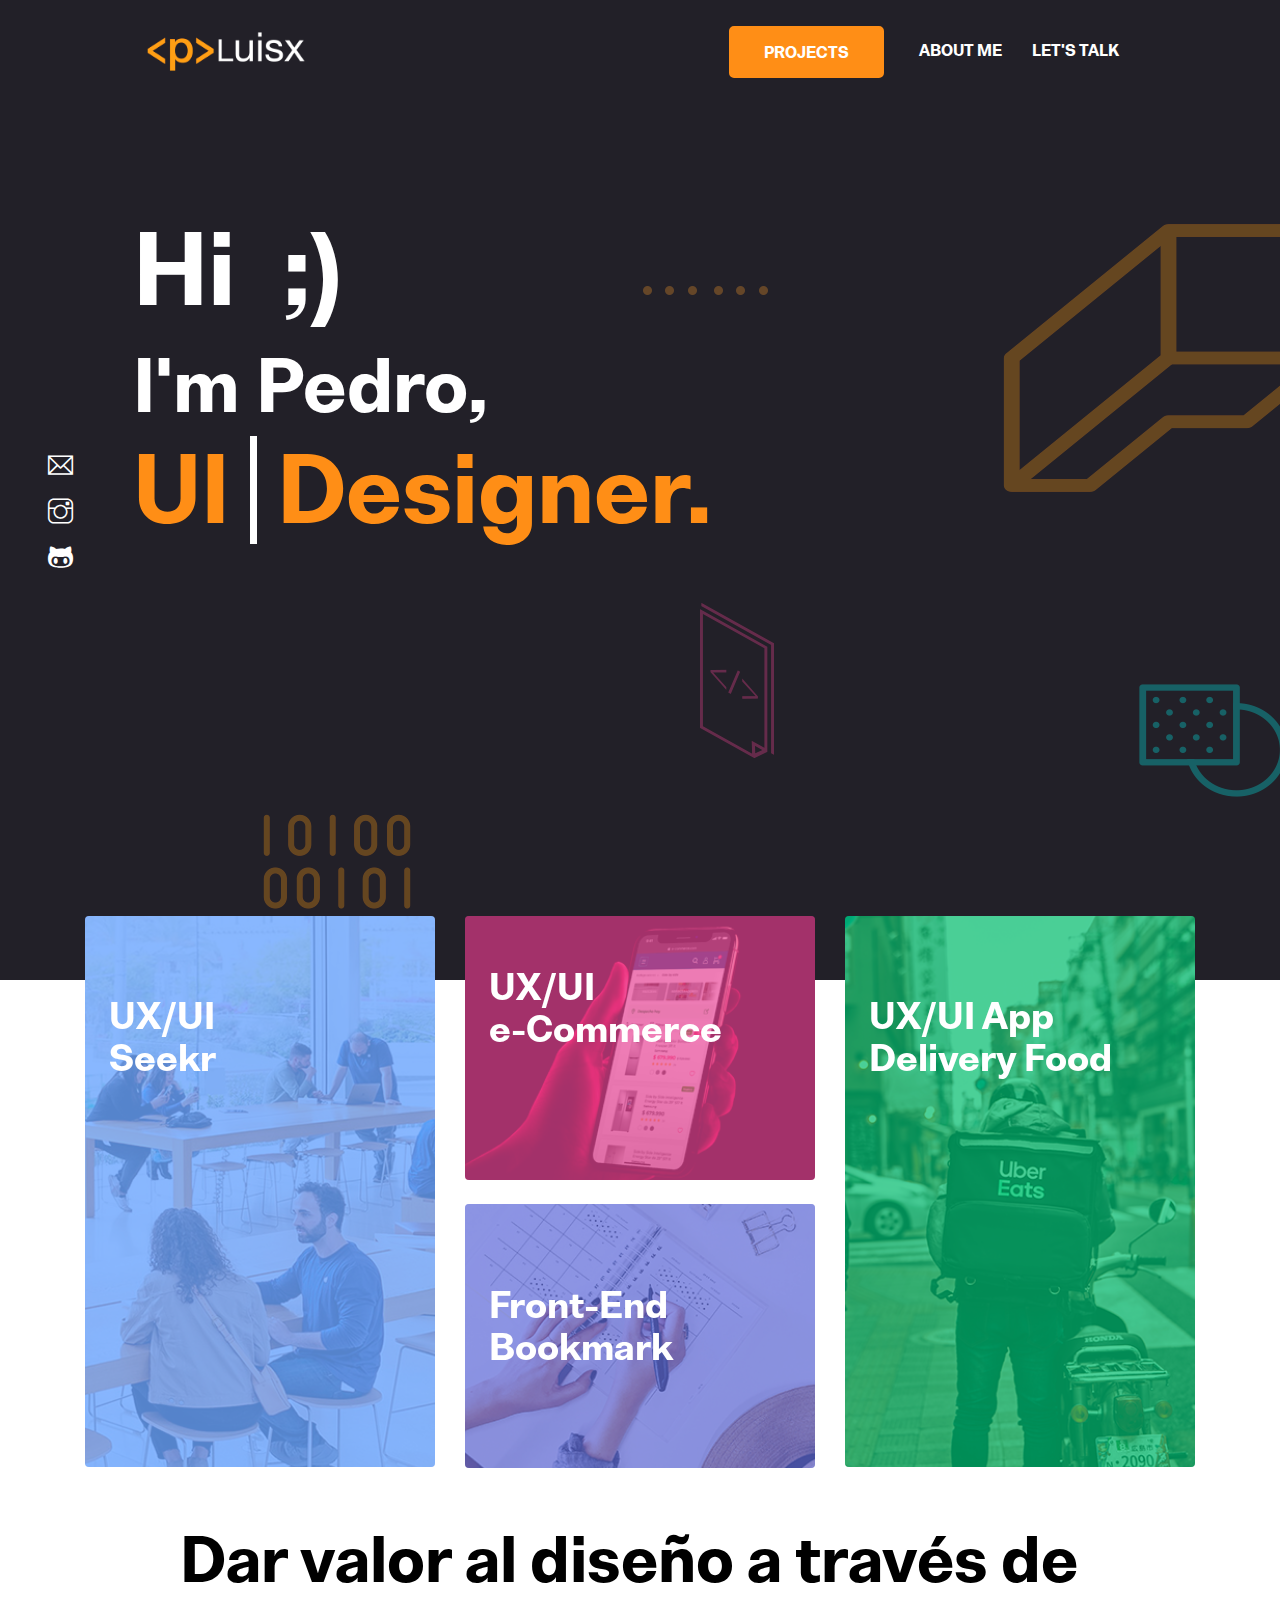
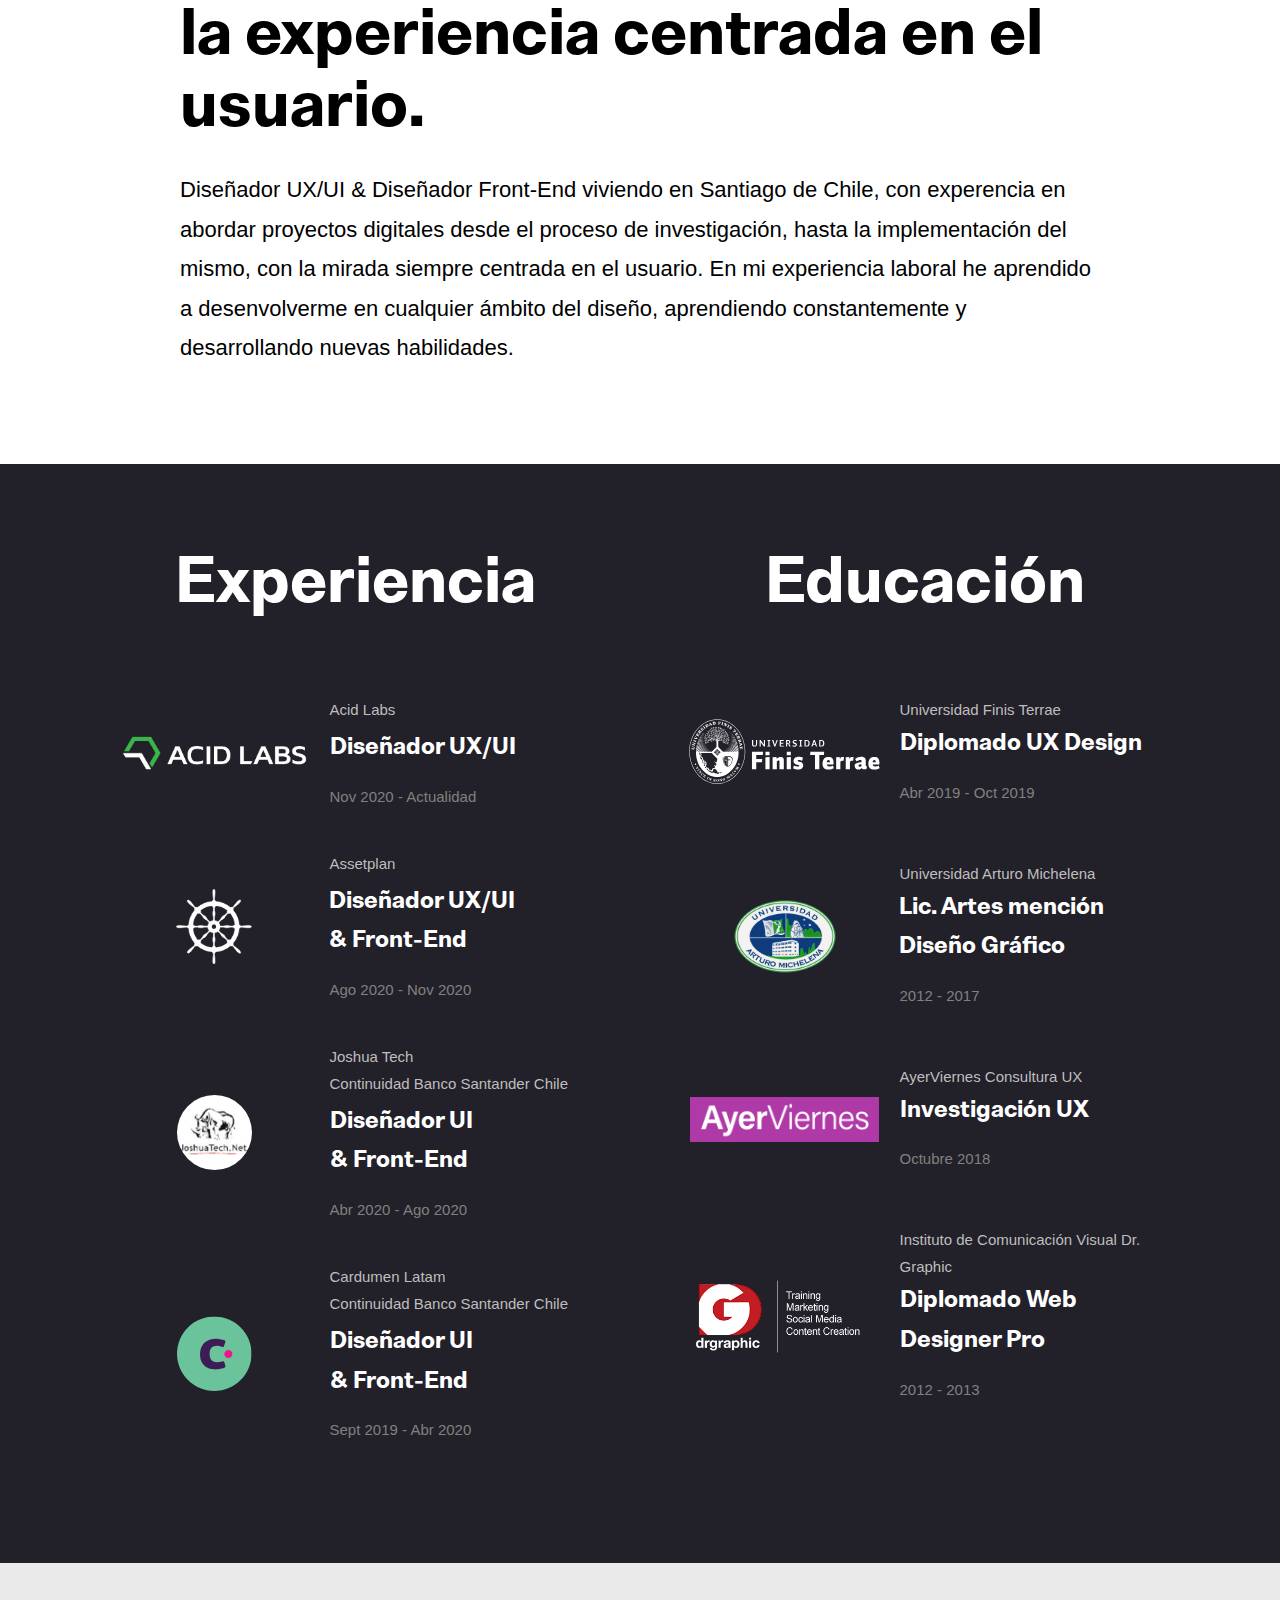
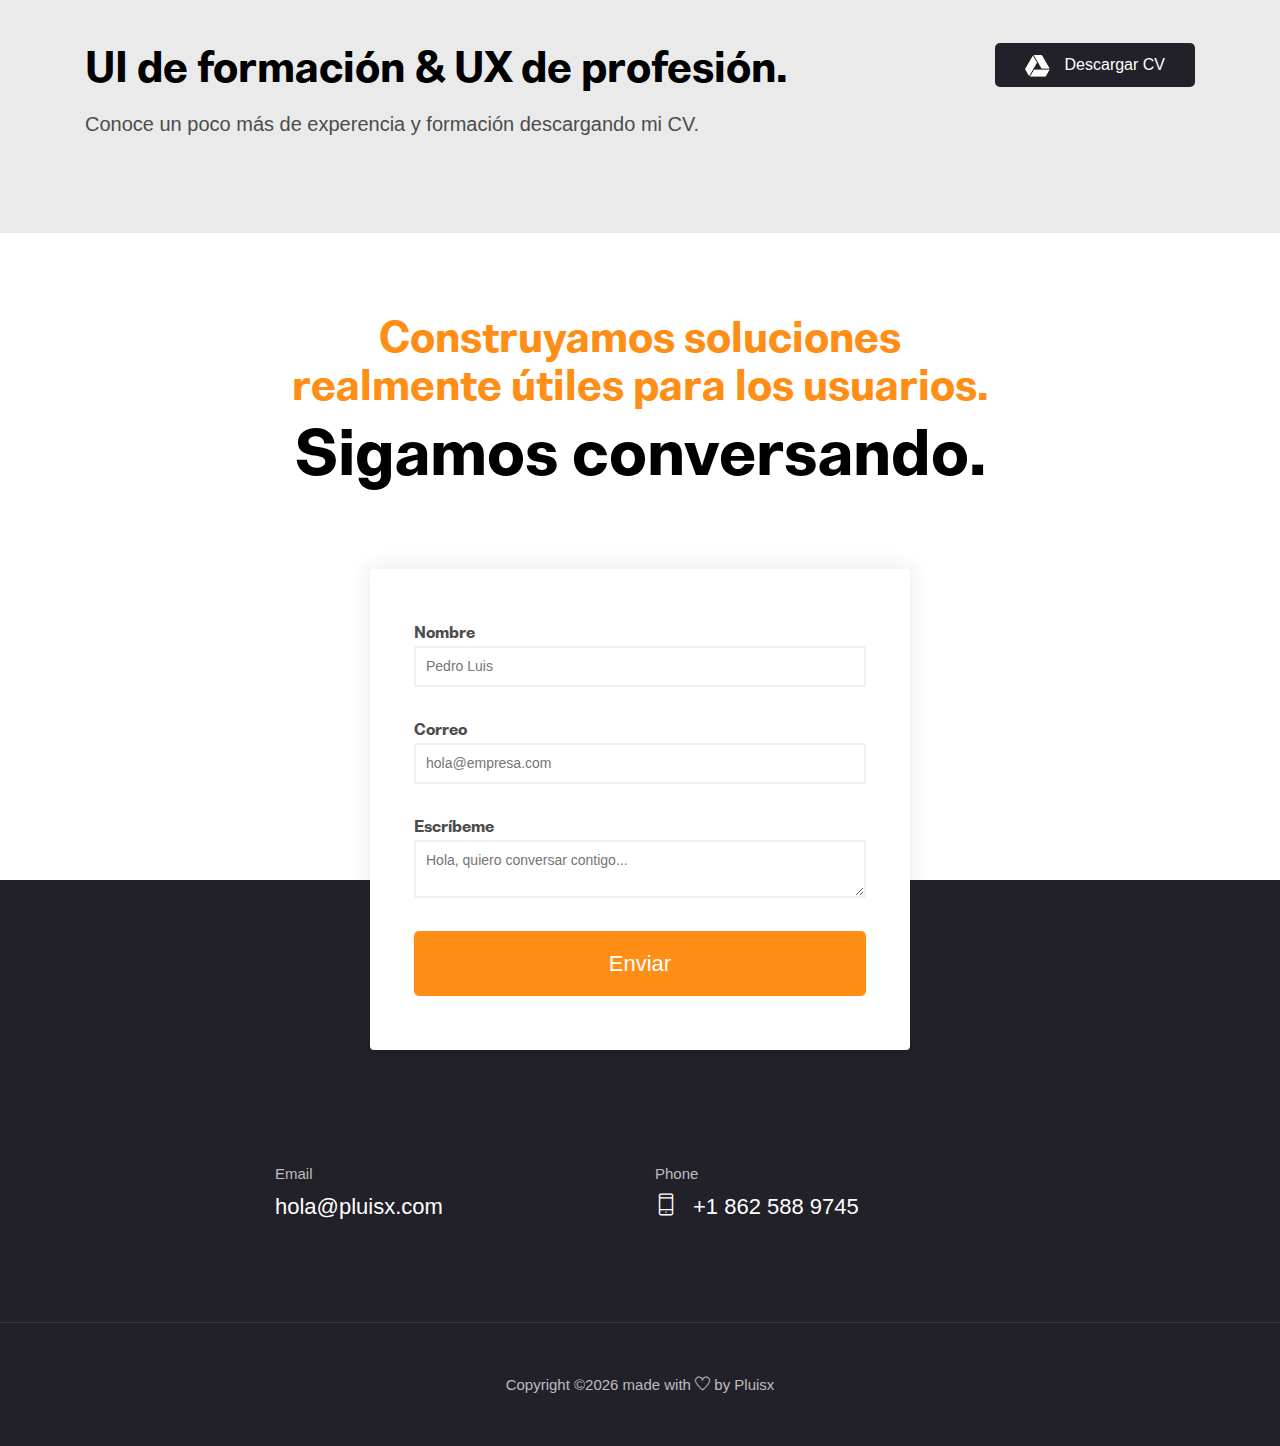
<file: index.html>
<!DOCTYPE html>
<html lang="en">

<head>
  
  <meta charset="UTF-8">

  <title>Pedro Requena - UI/UX Designer</title>

  <!-- Global site tag (gtag.js) - Google Analytics -->
	<script async src="https://www.googletagmanager.com/gtag/js?id=UA-168928173-1"></script>
	<script>
	  window.dataLayer = window.dataLayer || [];
	  function gtag(){dataLayer.push(arguments);}
	  gtag('js', new Date());

	  gtag('config', 'UA-168928173-1');
	</script>

  <!-- mobile responsive meta -->
  <meta name="viewport" content="width=device-width, initial-scale=1">
  <meta name="viewport" content="width=device-width, initial-scale=1, maximum-scale=1">
  
  <!-- Bootstrap -->
  <link rel="stylesheet" href="./plugins/bootstrap/bootstrap.min.css">
  <!-- slick slider -->
  <link rel="stylesheet" href="./plugins/slick/slick.css">
  <!-- themefy-icon -->
  <link rel="stylesheet" href="./plugins/themify-icons/themify-icons.css">

  <!-- Main Stylesheet -->
  <link href="./css/style.css" rel="stylesheet">
  
  <!--Favicon-->
  <link rel="shortcut icon" href="./images/favicon.ico" type="image/x-icon">
  <link rel="icon" href="./images/favicon.ico" type="image/x-icon">

</head>

<body>
  

<header class="nav-down">
  <nav class="navbar navbar-expand-lg navbar-dark">
    <a class="navbar-brand font-tertiary h3"><img class="prin-logo" id="logo-pluisx" src="./images/logo-pluisx.png" alt="Logo Pluisx"></a>
    <button class="navbar-toggler" type="button" data-toggle="collapse" data-target="#navigation"
      aria-controls="navigation" aria-expanded="false" aria-label="Toggle navigation">
      <span class="navbar-toggler-icon"></span>
    </button>

    <div class="collapse navbar-collapse text-center" id="navigation">
      <ul class="navbar-nav ml-auto">
        
        <li class="nav-item">
          <a class="nav-link btnComenzar fw-bold" href="#portfolio-position">Projects</a>
        </li>
        <li class="nav-item">
          <a class="nav-link fw-bold" href="#sobre-mi">About me</a>
        </li>
        
        <li class="nav-item">
          <a class="nav-link fw-bold" href="#contact-me">Let's talk</a>
        </li>
      </ul>
    </div>
  </nav>
</header>

<!-- hero area -->
<section class="hero-area bg-primary" id="parallax">
  <div class="container">
    <div class="row">
      <div class="col-lg-11 mx-auto">
        <h1 class="text-white font-tertiary fz-70"> <span class="fz-95 b-17">Hi <span id="smile" class="icon-smile">;)</span></span> <br>I'm Pedro,</h1>
        <div class="d-flex flex-wrap h-130-px">
          <h1 class="font-tertiary typewrite text-yellow fz-90" data-period="2000" data-type='["UI&nbsp;", "UX&nbsp;", "Visual&nbsp;"]'>
            <span class="wrap"></span>
          </h1>
          <h1 class="font-tertiary text-yellow fz-90">&nbsp;Designer.</h1>
          
        </div>
        
      </div>
    </div>
  </div>

  
  <div class="layer" id="l2">
    <img src="./images/illustrations/dots-cyan.png" alt="bg-shape">
  </div>
  
  <div class="layer" id="l4">
    <img src="./images/illustrations/dots-orange.png" alt="bg-shape">
  </div>
  <div class="layer" id="l5">
    <img src="./images/illustrations/shape-yellow.png" alt="bg-shape">
  </div>
  <div class="layer" id="l7">
    <img src="./images/illustrations/01-binary.png" alt="bg-shape">
  </div>
  <div class="layer" id="l8">
    <img src="./images/illustrations/shape-pink.png" alt="bg-shape">
  </div>
  <div class="layer" id="l9">
    <img src="./images/illustrations/shape-cyan-2.png" alt="bg-shape">
  </div>
  <!-- social icon -->
  <ul class="list-unstyled ml-5 mt-3 position-relative zindex-1 list-social d-sm-flex">
    <li class="mb-3"><a class="text-white fz-25" href="mailto:pluisx@gmail.com?subject=Hi Pedro, I want to work with you."><i class="ti-email"></i></a></li>
    <li class="mb-3"><a class="text-white fz-25" href="https://www.instagram.com/pluisx/" target="_blank"><i class="ti-instagram"></i></a></li>
    <li class="mb-3"><a class="text-white fz-25" href="https://github.com/pluisx" target="_blank"><i class="ti-github"></i></a></li>
  </ul>
  <!-- /social icon -->

</section>
<!-- /hero area -->

<!-- portafolio -->
<section class="section">
  <div class="container position-absolute zindex-1" id="portfolio-position">
    <div class="row shuffle-wrapper">
      <div class="col-12 col-sm-6 col-lg-4 mb-4 shuffle-item shuffle-item--visible">
        <a href="casos/seekr">
          <div class="position-relative rounded hover-wrapper bg-cyan-light h-caso">
            <img src="./images/portfolio/item-1.png" alt="Caso Seekr, proyecto UX/UI" class="img-fluid rounded w-100 opacity-2">
            <h2 class="position-absolute text-white font-tertiary title-portfolio zindex-1">UX/UI <br>Seekr </h2>
            <div class="hover-overlay"></div>
          </div>
        </a>
      </div>
      <div class="col-12 col-sm-6 col-lg-4 mb-4 shuffle-item shuffle-item--visible">
        <a href="#" data-toggle="modal" data-target="#modalCasos">
          <div class="position-relative rounded hover-wrapper bg-pink h-caso">
            <img src="./images/portfolio/item-4.png" alt="portfolio-image" class="img-fluid rounded w-100 opacity-1">
            <h2 class="position-absolute text-white font-tertiary title-portfolio zindex-1 ">UX/UI <br>e-Commerce</h2>
            <div class="hover-overlay"></div>
          </div>
        </a>
      </div>
      
      <div class="col-12 col-sm-6 col-lg-4 mb-4 shuffle-item shuffle-item--visible">
        <a href="#" data-toggle="modal" data-target="#modalCasos">
          <div class="position-relative rounded hover-wrapper bg-green h-caso">
            <img src="./images/portfolio/item-6.png" alt="portfolio-image" class="img-fluid rounded w-100 opacity-1">
            <h2 class="position-absolute text-white font-tertiary title-portfolio zindex-1">UX/UI App Delivery Food</h2>
            <div class="hover-overlay"></div>
          </div>
        </a>
      </div>
      <div class="col-12 col-sm-6 col-lg-4 mb-4 shuffle-item shuffle-item--visible">
        <a href="https://pluisx.github.io/bookmark-landing/" target="_blank">
          <div class="position-relative rounded hover-wrapper bg-bookmark h-caso">
            <img src="./images/portfolio/caso-bookmark.jpg" alt="Bookmark from Frontendmentor.io" class="img-fluid rounded w-100 opacity-1">
            <h2 class="position-absolute text-white font-tertiary title-portfolio zindex-1 mt-30">Front-End Bookmark</h2>
            <div class="hover-overlay"></div>
          </div>
        </a>
      </div>

    </div>
  </div>
</section>  
<!-- /portafolio -->


<!-- sobre mi -->
<section class="section" id="about-me">
  <div class="container" id="sobre-mi">
    <div class="row">
      <div class="col-lg-10 mx-auto text-left">
        <h2 class="title-section-about mb-30">Dar valor al diseño a través de la experiencia centrada en el usuario.</h2>
        <p class="paragraph-lg text-dark">Diseñador UX/UI & Diseñador Front-End viviendo en Santiago de Chile, con experencia en abordar proyectos digitales desde el proceso de investigación, hasta la implementación del mismo, con la mirada siempre centrada en el usuario. En mi experiencia laboral he aprendido a desenvolverme en cualquier ámbito del diseño, aprendiendo constantemente y desarrollando nuevas habilidades.</p>
      </div>
    </div>
  </div>
</section>
<!-- /sobre mi -->


<!-- experience & education -->
<section class="section bg-primary">
  <div class="container">
    <div class="row ">
      <div class="col-lg-6 col-sm-12">
        <div class="text-center">
          <h2 class="section-title text-white">Experiencia</h2>
        </div>

        <div class="col-lg-12 text-letf mb-40">
          <div class="d-flex align-items-center">
            <img class="mx-auto my-auto w-37" src="./images/experience/logo_acid_blanco.png" alt="icon">
            <div class="m-auto-0 w-55">
              <p class="text-light mb-1">Acid Labs</p>
              <p class="text-white font-tertiary paragraph-lg">Diseñador UX/UI</p>
              <p class="mb-0 text-grey">Nov 2020 - Actualidad</p>
            </div>
          </div>
        </div>

        <div class="col-lg-12 text-letf mb-40">
          <div class="d-flex align-items-center">
            <img class="mx-auto my-auto h-75-px full-border" src="./images/experience/icon-assetplan.png" alt="icon">
            <div class="m-auto-0 w-55">
              <p class="text-light mb-1">Assetplan</p>
              <p class="text-white font-tertiary paragraph-lg">Diseñador UX/UI <br>& Front-End</p>
              <p class="mb-0 text-grey">Ago 2020 - Nov 2020</p>
            </div>
          </div>
        </div>
        
        <div class="col-lg-12 text-letf mb-40">
          <div class="d-flex align-items-center">
            <img class="mx-auto my-auto h-75-px full-border" src="./images/experience/joshuatech.png" alt="icon">
            <div class="m-auto-0 w-55" data-tooltip="Pertenezco al equipo de Continuidad digital del Banco Santander de Chile, encargado junto al equipo del desarrollo y diseño de campañas y landings para el paso a producción del banco." 
            data-tooltip-location="right">
              <p class="text-light mb-1">Joshua Tech <br> Continuidad Banco Santander Chile</p>
              <p class="text-white font-tertiary paragraph-lg">Diseñador UI <br>& Front-End</p>
              <p class="mb-0 text-grey">Abr 2020 - Ago 2020</p>
            </div>
          </div>
        </div>
          <div class="col-lg-12 text-letf mb-40">
            <div class="d-flex align-items-center">
              <img class="mx-auto my-auto h-75-px" src="./images/experience/logo-cardumen.svg" alt="icon">
              <div class="m-auto-0 w-55" data-tooltip="Pertenezco al equipo de Continuidad digital del Banco Santander de Chile, encargado junto al equipo del desarrollo y diseño de campañas y landings para el paso a producción del banco." 
              data-tooltip-location="right">
                <p class="text-light mb-1">Cardumen Latam <br> Continuidad Banco Santander Chile</p>
                <p class="text-white font-tertiary paragraph-lg">Diseñador UI <br>& Front-End</p>
                <p class="mb-0 text-grey">Sept 2019 - Abr 2020</p>
              </div>
            </div>
          </div>
        
      </div>
      <div class="col-lg-6 col-sm-12">
        <div class="text-center">
          <h2 class="section-title text-white">Educación</h2>
        </div>
          <div class="col-lg-12 mb-50">
            <div class="d-flex">
              <img class="mx-auto my-auto h-75-px max-width-40" src="./images/experience/logo-ft.svg" alt="icon">
              <div class="m-auto-0 w-55">
                <p class="mb-0 text-light">Universidad Finis Terrae</p>
                <p class="text-white font-tertiary paragraph-lg">Diplomado UX Design</p>
                <p class="text-grey mb-1">Abr 2019 - Oct 2019</p>
              </div>
            </div>
          </div>
          <div class="col-lg-12 mb-50">
            <div class="d-flex">
              <img class="mx-auto my-auto h-75-px" src="./images/experience/logo-uam.png" alt="icon">
              <div class="m-auto-0 w-55">
                <p class="mb-0 text-light">Universidad Arturo Michelena</p>
                <p class="text-white font-tertiary paragraph-lg">Lic. Artes mención Diseño Gráfico</p>
                <p class="text-grey mb-1">2012 - 2017</p>
              </div>
            </div>
          </div>
      
          <div class="col-lg-12 mb-50">
            <div class="d-flex">
              <img class="mx-auto my-auto w-37" src="./images/experience/logo-av.png" alt="icon">
              <div class="m-auto-0 w-55">
                <p class="mb-0 text-light">AyerViernes Consultura UX</p>
                <p class="text-white font-tertiary paragraph-lg">Investigación UX</p>
                <p class="text-grey mb-1">Octubre 2018</p>
              </div>
            </div>
          </div>
            
          <div class="col-lg-12 mb-50">
            <div class="d-flex">
              <img class="mx-auto my-auto w-37" src="./images/experience/drgraphic-logo.png" alt="icon">
              <div class="m-auto-0 w-55">
                <p class="mb-0 text-light">Instituto de Comunicación Visual Dr. Graphic</p>
                <p class="text-white font-tertiary paragraph-lg">Diplomado Web Designer Pro</p>
                <p class="text-grey mb-1">2012 - 2013</p>
              </div>
            </div>
          </div>

      </div>
    </div>
  </div>

</section>
<!-- ./experience & education-->

<!-- Descargar CV -->
<section class="section bg-gray">
  <div class="container">
    <div class="row">
      <div class="col-12 col-md-8">
        <h3 class="fw-bold mb-20">UI de formación & UX de profesión.</h3>
        <p class="fz-20 line-height-1">Conoce un poco más de experencia y formación descargando mi CV.</p>
      </div>
      <div class="col-12 col-md-4 text-right container-btn">
        <a class="btn btn-secondary btn-md" href="https://drive.google.com/file/d/1OUmHygkrZ5F3a-Pgse47-09bdniH5yjW/view?usp=sharing" target="_blank">
          <img src="./images/icons/icon-google-drive.png">
          Descargar CV
        </a>
      </div>
    </div>
  </div>
  
</section>
<!-- /Descargar CV -->

<!-- conversemos -->
<section class="section section-on-footer">
  <div class="container">
    <div class="row">
      <div class="col-lg-12 text-center">
        <h3 class="fw-bold text-yellow" id="contact-me">Construyamos soluciones <br> realmente útiles para los usuarios.</h3>
        <h2 class="section-title">Sigamos conversando.</h2>
      </div>
      <div class="col-lg-6 mx-auto">
        <div class="bg-white rounded  p-4 shadow-down">

          <div id="frmContact" class="form" id="form">
            <div class="form-portfolio zindex-1">
                <label for="inp_nombre">Nombre</label>
                <input type="text" name="userName" id="userName" class="demoInputBox" placeholder="Pedro Luis">
                <span id="alertName" class="ti-alert"></span>
                <span id="userName-info" class="info"></span>
                <i id="checkName" class="ti-check-box"></i>
                
              </div>
              <div class="form-portfolio zindex-1">
                <label for="inp_correo">Correo</label>
                <input type="text" name="userEmail" id="userEmail" class="demoInputBox" placeholder="hola@empresa.com">
                <span id="alertEmail" class="ti-alert"></span>
                <span id="userEmail-info" class="info"></span>
                <i id="checkEmail" class="ti-check-box"></i>
                </div>
                <div class="form-portfolio zindex-1">
                  <label for="inp_escribeme">Escríbeme</label>
                  <textarea name="content" id="content" class="demoInputBox" placeholder="Hola, quiero conversar contigo..."></textarea>
                  <span id="alertContent" class="ti-alert"></span>
                  <span id="content-info" class="info"></span>
                  <i id="checkContent" class="ti-check-box"></i>
              </div>
              <div class="zindex-1">
                <button class="btn btn-primary w-100 btnAction" name="submit" onClick="sendContact();">Enviar</button>
              </div>
              <div id="mail-status"></div>
            </div>

        </div>
      </div>
    </div>
  </div>
</section>
<!-- /conversemos -->


<!-- footer -->
<footer class="bg-primary footer-section">
  <div class="py-80">
    <div class="container">
      <div class="row">
        <div class="col-md-4 offset-md-2">
          <p class="text-light mb-0">Email</p>
          <p class="text-white paragraph-lg"><a href="mailto:pluisx@gmail.com?subject=Hi Pedro, I want to work with you.">hola@pluisx.com</a></p>
        </div>
        <div class="col-md-4">
          <p class="text-light mb-0">Phone</p>
          <p class="text-white paragraph-lg "><a href="whatsapp://tel:+18625889745"><i class="ti-mobile mr-3"></i>+1 862 588 9745</a></p>
        </div>
        
      </div>
    </div>
  </div>
  <div class="border-top text-center border-dark py-5">
    <p class="mb-0 text-light">Copyright ©<script>
        var CurrentYear = new Date().getFullYear()
        document.write(CurrentYear)
      </script> made with <span class="ti-heart"></span> by Pluisx</p>
  </div>
</footer>
<!-- /footer -->

<!---Modals-->
<div class="container">
  <div class="row">
    <div class="modal fade" id="modalCasos" role="dialog" aria-labelledby="ModalCenterTitle" aria-hidden="true">
      <div class="modal-dialog modal-dialog-centered" role="document">
        <div class="modal-content">
          <div class="modal-header my-15 mb-0">
            <h3 class="title center font-tertiary" id="ModalTitle">Oops! <span class="text-primary">Sorry :(</span></h3>
            <button type="button" class="close" data-dismiss="modal" aria-label="Close">
              <span aria-hidden="true">&times;</span>
            </button>
          </div>
          <div class="modal-body text-center">
            <p>Aún estoy trabajando en este proyecto.</p>
            <p class="p-modal">¿Quieres ver un avance<br>descargando mi portafolio en PDF?</p>
          </div>
          <div class="modal-footer">
            <div class="row center">
              <div class="col-12 col-md-4 text-center order d-flex align-items-center">
                <button type="button" class="btn btn-secondary-modal" data-dismiss="modal">No, gracias</button>
              </div>
              <div class="col-12 col-md-7 offset-md-1 text-center">
                <a class="btn btn-primary-modal" role="button" href="https://drive.google.com/file/d/19QjYeY5OIk59BVeonraKqSZxlp49H168/view"
                target="_blank">
                  <img src="./images/icons/icon-google-drive.png"> Descargar PDF
                </a>
              </div>
            </div>
            
          </div>
        </div>
      </div>
    </div>
  </div>
</div>
<!---/Modals-->

<!-- jQuery -->
<script src="./plugins/jQuery/jquery.min.js"></script>
<!-- Bootstrap JS -->
<script src="./plugins/bootstrap/bootstrap.min.js"></script>
<!-- slick slider -->
<script src="./plugins/slick/slick.min.js"></script>
<!-- filter -->
<script src="./plugins/shuffle/shuffle.min.js"></script>

<!-- Main Script -->
<script src="./js/script.js"></script>

<script src="https://code.jquery.com/jquery-2.1.1.min.js" type="text/javascript"></script>

</body>
</html>
</file>
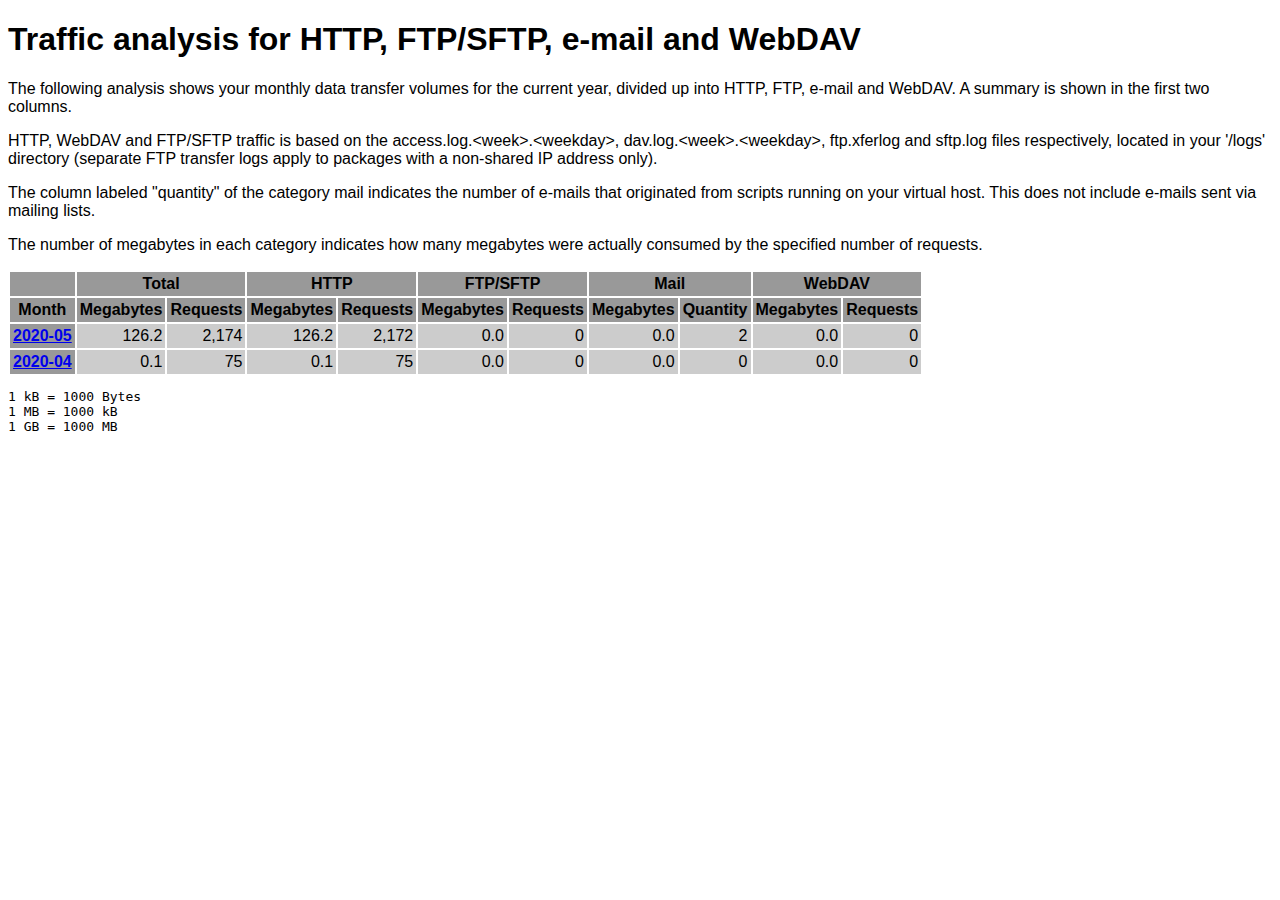
<file: logs/traffic.html/index.html>
<!DOCTYPE HTML PUBLIC "-//W3C//DTD HTML 4.01 Transitional//EN" "http://www.w3.org/TR/html4/loose.dtd">

<html>
<head>
<meta http-equiv="Content-Type" content="text/html; charset=utf-8">
<title>traffic.html</title>
<style type="text/css">
<!--
  em,h1,h2,h3,h4,h5,h6,form,input,br,hr,p,td,th,li,ul {
  font-family:Verdana,Arial,Helvetica,sans-serif; }

  td {color:#000000; background-color:#cccccc;}

  th {color:#000000; background-color:#999999;}
-->
</style>
</head>

<body bgcolor="#FFFFFF">


<!-- HEADER -->
<h1>Traffic analysis for HTTP, FTP/SFTP, e-mail and WebDAV</h1>
<p>
The following analysis shows your monthly data transfer volumes for
the current year, divided up into HTTP, FTP, e-mail and WebDAV.
A summary is shown in the first two columns.
</p>

<p>
HTTP, WebDAV and FTP/SFTP traffic is based on the access.log.&lt;week&gt;.&lt;weekday&gt;,
dav.log.&lt;week&gt;.&lt;weekday&gt;, ftp.xferlog and sftp.log files
respectively, located in your '/logs' directory (separate FTP transfer logs
apply to packages with a non-shared IP address only).
</p>

<p>
The column labeled "quantity" of the category mail indicates the number
of e-mails that originated from scripts running on your virtual host.
This does not include e-mails sent via mailing lists.
</p>

<p>
The number of megabytes in each category indicates how many megabytes
were actually consumed by the specified number of requests.
</p>

<table border="0" cellspacing="2" cellpadding="3">
<thead>
<tr>
<th></th>
<th colspan="2">Total</th>
<th colspan="2">HTTP</th>
<th colspan="2">FTP/SFTP</th>
<th colspan="2">Mail</th>
<th colspan="2">WebDAV</th>
</tr>
</thead>
<tbody>
<tr>
<th>Month</th>
<th>Megabytes</th><th>Requests</th>
<th>Megabytes</th><th>Requests</th>
<th>Megabytes</th><th>Requests</th>
<th>Megabytes</th><th>Quantity</th>
<th>Megabytes</th><th>Requests</th>
</tr>
<tr><th><a href="05.html">2020-05</a></th>
<td align="right">126.2</td><td align="right" style="border-left:0px;">2,174</td>
<td align="right">126.2</td><td align="right" style="border-left:0px;">2,172</td>
<td align="right">0.0</td><td align="right" style="border-left:0px;">0</td>
<td align="right">0.0</td><td align="right" style="border-left:0px;">2</td>
<td align="right">0.0</td><td align="right" style="border-left:0px;">0</td>
</tr>
<!-- 2020-05 126.239 2174 126.238 2172 0.000 0 0.001 2 0.000 0 -->
<tr><th><a href="04.html">2020-04</a></th>
<td align="right">0.1</td><td align="right" style="border-left:0px;">75</td>
<td align="right">0.1</td><td align="right" style="border-left:0px;">75</td>
<td align="right">0.0</td><td align="right" style="border-left:0px;">0</td>
<td align="right">0.0</td><td align="right" style="border-left:0px;">0</td>
<td align="right">0.0</td><td align="right" style="border-left:0px;">0</td>
</tr>
<!-- 2020-04 0.064 75 0.064 75 0.000 0 0.000 0 0.000 0 -->
</tbody>
</table>

<!-- FOOTER -->
<pre>
1 kB = 1000 Bytes
1 MB = 1000 kB
1 GB = 1000 MB
</pre>


</body>
</html>
</file>
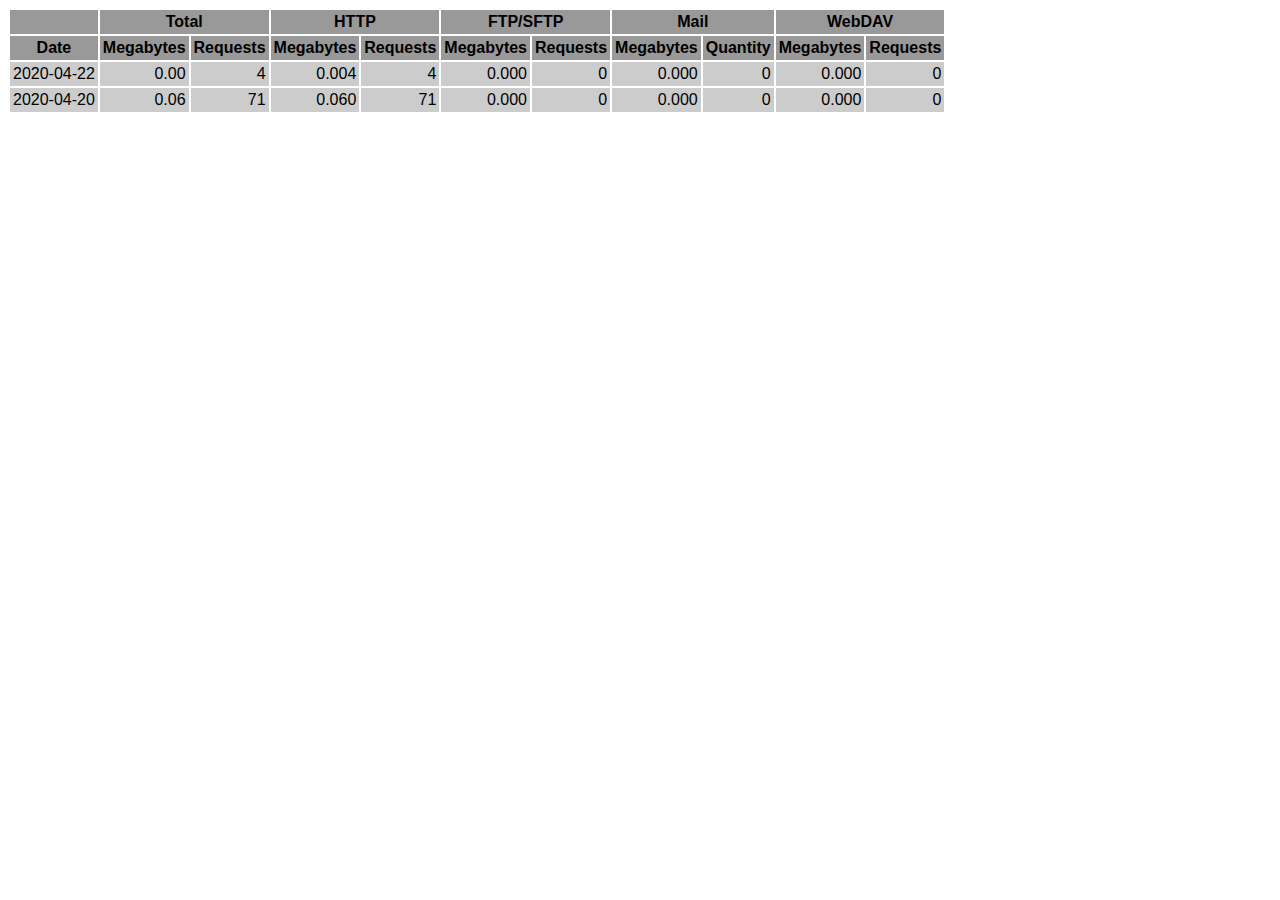
<file: logs/traffic.html/04.html>
<!DOCTYPE HTML PUBLIC "-//W3C//DTD HTML 4.01 Transitional//EN" "http://www.w3.org/TR/html4/loose.dtd">

<html>
<head>
<meta http-equiv="Content-Type" content="text/html; charset=utf-8">
<title>traffic.html</title>
<style type="text/css">
<!--
  em,h1,h2,h3,h4,h5,h6,form,input,br,hr,p,td,th,li,ul {
  font-family:Verdana,Arial,Helvetica,sans-serif; }

  td {color:#000000; background-color:#cccccc;}

  th {color:#000000; background-color:#999999;}
-->
</style>
</head>

<body bgcolor="#FFFFFF">

<table border="0" cellspacing="2" cellpadding="3">
<thead>
<tr>
<th></th>
<th colspan="2">Total</th>
<th colspan="2">HTTP</th>
<th colspan="2">FTP/SFTP</th>
<th colspan="2">Mail</th>
<th colspan="2">WebDAV</th>
</tr>
</thead>
<tbody>
<tr>
<th align="center">Date</th>
<th>Megabytes</th><th>Requests</th>
<th>Megabytes</th><th>Requests</th>
<th>Megabytes</th><th>Requests</th>
<th>Megabytes</th><th>Quantity</th>
<th>Megabytes</th><th>Requests</th>
</tr>
<tr>
<td>2020-04-22</td>
<td align="right">0.00</td><td align="right">4</td>
<td align=right>0.004</td><td align=right>4</td>
<td align=right>0.000</td><td align=right>0</td>
<td align=right>0.000</td><td align=right>0</td>
<td align=right>0.000</td><td align=right>0</td>
</tr>
<!-- 2020-04-22 0.004 4 0.004 4 0.000 0 0.000 0 0.000 0 -->
<tr>
<td>2020-04-20</td>
<td align="right">0.06</td><td align="right">71</td>
<td align=right>0.060</td><td align=right>71</td>
<td align=right>0.000</td><td align=right>0</td>
<td align=right>0.000</td><td align=right>0</td>
<td align=right>0.000</td><td align=right>0</td>
</tr>
<!-- 2020-04-20 0.060 71 0.060 71 0.000 0 0.000 0 0.000 0 -->
</tbody>
</table>

</body>
</html>
</file>
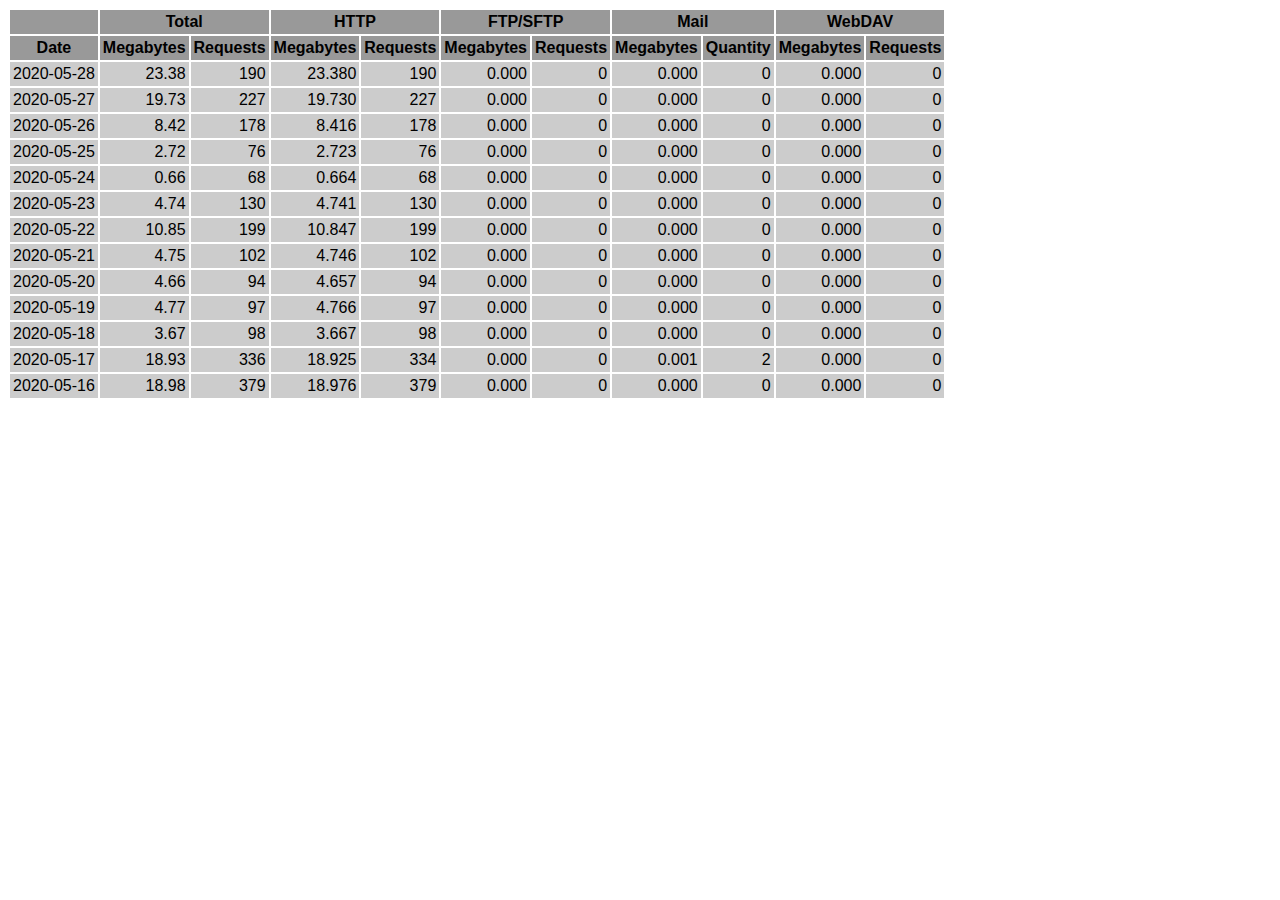
<file: logs/traffic.html/05.html>
<!DOCTYPE HTML PUBLIC "-//W3C//DTD HTML 4.01 Transitional//EN" "http://www.w3.org/TR/html4/loose.dtd">

<html>
<head>
<meta http-equiv="Content-Type" content="text/html; charset=utf-8">
<title>traffic.html</title>
<style type="text/css">
<!--
  em,h1,h2,h3,h4,h5,h6,form,input,br,hr,p,td,th,li,ul {
  font-family:Verdana,Arial,Helvetica,sans-serif; }

  td {color:#000000; background-color:#cccccc;}

  th {color:#000000; background-color:#999999;}
-->
</style>
</head>

<body bgcolor="#FFFFFF">

<table border="0" cellspacing="2" cellpadding="3">
<thead>
<tr>
<th></th>
<th colspan="2">Total</th>
<th colspan="2">HTTP</th>
<th colspan="2">FTP/SFTP</th>
<th colspan="2">Mail</th>
<th colspan="2">WebDAV</th>
</tr>
</thead>
<tbody>
<tr>
<th align="center">Date</th>
<th>Megabytes</th><th>Requests</th>
<th>Megabytes</th><th>Requests</th>
<th>Megabytes</th><th>Requests</th>
<th>Megabytes</th><th>Quantity</th>
<th>Megabytes</th><th>Requests</th>
</tr>
<tr>
<td>2020-05-28</td>
<td align="right">23.38</td><td align="right">190</td>
<td align=right>23.380</td><td align=right>190</td>
<td align=right>0.000</td><td align=right>0</td>
<td align=right>0.000</td><td align=right>0</td>
<td align=right>0.000</td><td align=right>0</td>
</tr>
<!-- 2020-05-28 23.380 190 23.380 190 0.000 0 0.000 0 0.000 0 -->
<tr>
<td>2020-05-27</td>
<td align="right">19.73</td><td align="right">227</td>
<td align=right>19.730</td><td align=right>227</td>
<td align=right>0.000</td><td align=right>0</td>
<td align=right>0.000</td><td align=right>0</td>
<td align=right>0.000</td><td align=right>0</td>
</tr>
<!-- 2020-05-27 19.730 227 19.730 227 0.000 0 0.000 0 0.000 0 -->
<tr>
<td>2020-05-26</td>
<td align="right">8.42</td><td align="right">178</td>
<td align=right>8.416</td><td align=right>178</td>
<td align=right>0.000</td><td align=right>0</td>
<td align=right>0.000</td><td align=right>0</td>
<td align=right>0.000</td><td align=right>0</td>
</tr>
<!-- 2020-05-26 8.416 178 8.416 178 0.000 0 0.000 0 0.000 0 -->
<tr>
<td>2020-05-25</td>
<td align="right">2.72</td><td align="right">76</td>
<td align=right>2.723</td><td align=right>76</td>
<td align=right>0.000</td><td align=right>0</td>
<td align=right>0.000</td><td align=right>0</td>
<td align=right>0.000</td><td align=right>0</td>
</tr>
<!-- 2020-05-25 2.723 76 2.723 76 0.000 0 0.000 0 0.000 0 -->
<tr>
<td>2020-05-24</td>
<td align="right">0.66</td><td align="right">68</td>
<td align=right>0.664</td><td align=right>68</td>
<td align=right>0.000</td><td align=right>0</td>
<td align=right>0.000</td><td align=right>0</td>
<td align=right>0.000</td><td align=right>0</td>
</tr>
<!-- 2020-05-24 0.664 68 0.664 68 0.000 0 0.000 0 0.000 0 -->
<tr>
<td>2020-05-23</td>
<td align="right">4.74</td><td align="right">130</td>
<td align=right>4.741</td><td align=right>130</td>
<td align=right>0.000</td><td align=right>0</td>
<td align=right>0.000</td><td align=right>0</td>
<td align=right>0.000</td><td align=right>0</td>
</tr>
<!-- 2020-05-23 4.741 130 4.741 130 0.000 0 0.000 0 0.000 0 -->
<tr>
<td>2020-05-22</td>
<td align="right">10.85</td><td align="right">199</td>
<td align=right>10.847</td><td align=right>199</td>
<td align=right>0.000</td><td align=right>0</td>
<td align=right>0.000</td><td align=right>0</td>
<td align=right>0.000</td><td align=right>0</td>
</tr>
<!-- 2020-05-22 10.847 199 10.847 199 0.000 0 0.000 0 0.000 0 -->
<tr>
<td>2020-05-21</td>
<td align="right">4.75</td><td align="right">102</td>
<td align=right>4.746</td><td align=right>102</td>
<td align=right>0.000</td><td align=right>0</td>
<td align=right>0.000</td><td align=right>0</td>
<td align=right>0.000</td><td align=right>0</td>
</tr>
<!-- 2020-05-21 4.746 102 4.746 102 0.000 0 0.000 0 0.000 0 -->
<tr>
<td>2020-05-20</td>
<td align="right">4.66</td><td align="right">94</td>
<td align=right>4.657</td><td align=right>94</td>
<td align=right>0.000</td><td align=right>0</td>
<td align=right>0.000</td><td align=right>0</td>
<td align=right>0.000</td><td align=right>0</td>
</tr>
<!-- 2020-05-20 4.657 94 4.657 94 0.000 0 0.000 0 0.000 0 -->
<tr>
<td>2020-05-19</td>
<td align="right">4.77</td><td align="right">97</td>
<td align=right>4.766</td><td align=right>97</td>
<td align=right>0.000</td><td align=right>0</td>
<td align=right>0.000</td><td align=right>0</td>
<td align=right>0.000</td><td align=right>0</td>
</tr>
<!-- 2020-05-19 4.766 97 4.766 97 0.000 0 0.000 0 0.000 0 -->
<tr>
<td>2020-05-18</td>
<td align="right">3.67</td><td align="right">98</td>
<td align=right>3.667</td><td align=right>98</td>
<td align=right>0.000</td><td align=right>0</td>
<td align=right>0.000</td><td align=right>0</td>
<td align=right>0.000</td><td align=right>0</td>
</tr>
<!-- 2020-05-18 3.667 98 3.667 98 0.000 0 0.000 0 0.000 0 -->
<tr>
<td>2020-05-17</td>
<td align="right">18.93</td><td align="right">336</td>
<td align=right>18.925</td><td align=right>334</td>
<td align=right>0.000</td><td align=right>0</td>
<td align=right>0.001</td><td align=right>2</td>
<td align=right>0.000</td><td align=right>0</td>
</tr>
<!-- 2020-05-17 18.926 336 18.925 334 0.000 0 0.001 2 0.000 0 -->
<tr>
<td>2020-05-16</td>
<td align="right">18.98</td><td align="right">379</td>
<td align=right>18.976</td><td align=right>379</td>
<td align=right>0.000</td><td align=right>0</td>
<td align=right>0.000</td><td align=right>0</td>
<td align=right>0.000</td><td align=right>0</td>
</tr>
<!-- 2020-05-16 18.976 379 18.976 379 0.000 0 0.000 0 0.000 0 -->
</tbody>
</table>

</body>
</html>
</file>
<file: plugins/themify-icons/themify-icons.css>
@font-face{font-family:themify;src:url(fonts/themify.eot?-fvbane);src:url(fonts/themify.eot?#iefix-fvbane) format('embedded-opentype'),url(fonts/themify.woff?-fvbane) format('woff'),url(fonts/themify.ttf?-fvbane) format('truetype'),url(fonts/themify.svg?-fvbane#themify) format('svg');font-weight:400;font-style:normal}[class*=" ti-"],[class^=ti-]{font-family:themify;speak:none;font-style:normal;font-weight:400;font-variant:normal;text-transform:none;line-height:1;-webkit-font-smoothing:antialiased;-moz-osx-font-smoothing:grayscale}.ti-wand:before{content:"\e600"}.ti-volume:before{content:"\e601"}.ti-user:before{content:"\e602"}.ti-unlock:before{content:"\e603"}.ti-unlink:before{content:"\e604"}.ti-trash:before{content:"\e605"}.ti-thought:before{content:"\e606"}.ti-target:before{content:"\e607"}.ti-tag:before{content:"\e608"}.ti-tablet:before{content:"\e609"}.ti-star:before{content:"\e60a"}.ti-spray:before{content:"\e60b"}.ti-signal:before{content:"\e60c"}.ti-shopping-cart:before{content:"\e60d"}.ti-shopping-cart-full:before{content:"\e60e"}.ti-settings:before{content:"\e60f"}.ti-search:before{content:"\e610"}.ti-zoom-in:before{content:"\e611"}.ti-zoom-out:before{content:"\e612"}.ti-cut:before{content:"\e613"}.ti-ruler:before{content:"\e614"}.ti-ruler-pencil:before{content:"\e615"}.ti-ruler-alt:before{content:"\e616"}.ti-bookmark:before{content:"\e617"}.ti-bookmark-alt:before{content:"\e618"}.ti-reload:before{content:"\e619"}.ti-plus:before{content:"\e61a"}.ti-pin:before{content:"\e61b"}.ti-pencil:before{content:"\e61c"}.ti-pencil-alt:before{content:"\e61d"}.ti-paint-roller:before{content:"\e61e"}.ti-paint-bucket:before{content:"\e61f"}.ti-na:before{content:"\e620"}.ti-mobile:before{content:"\e621"}.ti-minus:before{content:"\e622"}.ti-medall:before{content:"\e623"}.ti-medall-alt:before{content:"\e624"}.ti-marker:before{content:"\e625"}.ti-marker-alt:before{content:"\e626"}.ti-arrow-up:before{content:"\e627"}.ti-arrow-right:before{content:"\e628"}.ti-arrow-left:before{content:"\e629"}.ti-arrow-down:before{content:"\e62a"}.ti-lock:before{content:"\e62b"}.ti-location-arrow:before{content:"\e62c"}.ti-link:before{content:"\e62d"}.ti-layout:before{content:"\e62e"}.ti-layers:before{content:"\e62f"}.ti-layers-alt:before{content:"\e630"}.ti-key:before{content:"\e631"}.ti-import:before{content:"\e632"}.ti-image:before{content:"\e633"}.ti-heart:before{content:"\e634"}.ti-heart-broken:before{content:"\e635"}.ti-hand-stop:before{content:"\e636"}.ti-hand-open:before{content:"\e637"}.ti-hand-drag:before{content:"\e638"}.ti-folder:before{content:"\e639"}.ti-flag:before{content:"\e63a"}.ti-flag-alt:before{content:"\e63b"}.ti-flag-alt-2:before{content:"\e63c"}.ti-eye:before{content:"\e63d"}.ti-export:before{content:"\e63e"}.ti-exchange-vertical:before{content:"\e63f"}.ti-desktop:before{content:"\e640"}.ti-cup:before{content:"\e641"}.ti-crown:before{content:"\e642"}.ti-comments:before{content:"\e643"}.ti-comment:before{content:"\e644"}.ti-comment-alt:before{content:"\e645"}.ti-close:before{content:"\e646"}.ti-clip:before{content:"\e647"}.ti-angle-up:before{content:"\e648"}.ti-angle-right:before{content:"\e649"}.ti-angle-left:before{content:"\e64a"}.ti-angle-down:before{content:"\e64b"}.ti-check:before{content:"\e64c"}.ti-check-box:before{content:"\e64d"}.ti-camera:before{content:"\e64e"}.ti-announcement:before{content:"\e64f"}.ti-brush:before{content:"\e650"}.ti-briefcase:before{content:"\e651"}.ti-bolt:before{content:"\e652"}.ti-bolt-alt:before{content:"\e653"}.ti-blackboard:before{content:"\e654"}.ti-bag:before{content:"\e655"}.ti-move:before{content:"\e656"}.ti-arrows-vertical:before{content:"\e657"}.ti-arrows-horizontal:before{content:"\e658"}.ti-fullscreen:before{content:"\e659"}.ti-arrow-top-right:before{content:"\e65a"}.ti-arrow-top-left:before{content:"\e65b"}.ti-arrow-circle-up:before{content:"\e65c"}.ti-arrow-circle-right:before{content:"\e65d"}.ti-arrow-circle-left:before{content:"\e65e"}.ti-arrow-circle-down:before{content:"\e65f"}.ti-angle-double-up:before{content:"\e660"}.ti-angle-double-right:before{content:"\e661"}.ti-angle-double-left:before{content:"\e662"}.ti-angle-double-down:before{content:"\e663"}.ti-zip:before{content:"\e664"}.ti-world:before{content:"\e665"}.ti-wheelchair:before{content:"\e666"}.ti-view-list:before{content:"\e667"}.ti-view-list-alt:before{content:"\e668"}.ti-view-grid:before{content:"\e669"}.ti-uppercase:before{content:"\e66a"}.ti-upload:before{content:"\e66b"}.ti-underline:before{content:"\e66c"}.ti-truck:before{content:"\e66d"}.ti-timer:before{content:"\e66e"}.ti-ticket:before{content:"\e66f"}.ti-thumb-up:before{content:"\e670"}.ti-thumb-down:before{content:"\e671"}.ti-text:before{content:"\e672"}.ti-stats-up:before{content:"\e673"}.ti-stats-down:before{content:"\e674"}.ti-split-v:before{content:"\e675"}.ti-split-h:before{content:"\e676"}.ti-smallcap:before{content:"\e677"}.ti-shine:before{content:"\e678"}.ti-shift-right:before{content:"\e679"}.ti-shift-left:before{content:"\e67a"}.ti-shield:before{content:"\e67b"}.ti-notepad:before{content:"\e67c"}.ti-server:before{content:"\e67d"}.ti-quote-right:before{content:"\e67e"}.ti-quote-left:before{content:"\e67f"}.ti-pulse:before{content:"\e680"}.ti-printer:before{content:"\e681"}.ti-power-off:before{content:"\e682"}.ti-plug:before{content:"\e683"}.ti-pie-chart:before{content:"\e684"}.ti-paragraph:before{content:"\e685"}.ti-panel:before{content:"\e686"}.ti-package:before{content:"\e687"}.ti-music:before{content:"\e688"}.ti-music-alt:before{content:"\e689"}.ti-mouse:before{content:"\e68a"}.ti-mouse-alt:before{content:"\e68b"}.ti-money:before{content:"\e68c"}.ti-microphone:before{content:"\e68d"}.ti-menu:before{content:"\e68e"}.ti-menu-alt:before{content:"\e68f"}.ti-map:before{content:"\e690"}.ti-map-alt:before{content:"\e691"}.ti-loop:before{content:"\e692"}.ti-location-pin:before{content:"\e693"}.ti-list:before{content:"\e694"}.ti-light-bulb:before{content:"\e695"}.ti-Italic:before{content:"\e696"}.ti-info:before{content:"\e697"}.ti-infinite:before{content:"\e698"}.ti-id-badge:before{content:"\e699"}.ti-hummer:before{content:"\e69a"}.ti-home:before{content:"\e69b"}.ti-help:before{content:"\e69c"}.ti-headphone:before{content:"\e69d"}.ti-harddrives:before{content:"\e69e"}.ti-harddrive:before{content:"\e69f"}.ti-gift:before{content:"\e6a0"}.ti-game:before{content:"\e6a1"}.ti-filter:before{content:"\e6a2"}.ti-files:before{content:"\e6a3"}.ti-file:before{content:"\e6a4"}.ti-eraser:before{content:"\e6a5"}.ti-envelope:before{content:"\e6a6"}.ti-download:before{content:"\e6a7"}.ti-direction:before{content:"\e6a8"}.ti-direction-alt:before{content:"\e6a9"}.ti-dashboard:before{content:"\e6aa"}.ti-control-stop:before{content:"\e6ab"}.ti-control-shuffle:before{content:"\e6ac"}.ti-control-play:before{content:"\e6ad"}.ti-control-pause:before{content:"\e6ae"}.ti-control-forward:before{content:"\e6af"}.ti-control-backward:before{content:"\e6b0"}.ti-cloud:before{content:"\e6b1"}.ti-cloud-up:before{content:"\e6b2"}.ti-cloud-down:before{content:"\e6b3"}.ti-clipboard:before{content:"\e6b4"}.ti-car:before{content:"\e6b5"}.ti-calendar:before{content:"\e6b6"}.ti-book:before{content:"\e6b7"}.ti-bell:before{content:"\e6b8"}.ti-basketball:before{content:"\e6b9"}.ti-bar-chart:before{content:"\e6ba"}.ti-bar-chart-alt:before{content:"\e6bb"}.ti-back-right:before{content:"\e6bc"}.ti-back-left:before{content:"\e6bd"}.ti-arrows-corner:before{content:"\e6be"}.ti-archive:before{content:"\e6bf"}.ti-anchor:before{content:"\e6c0"}.ti-align-right:before{content:"\e6c1"}.ti-align-left:before{content:"\e6c2"}.ti-align-justify:before{content:"\e6c3"}.ti-align-center:before{content:"\e6c4"}.ti-alert:before{content:"\e6c5"}.ti-alarm-clock:before{content:"\e6c6"}.ti-agenda:before{content:"\e6c7"}.ti-write:before{content:"\e6c8"}.ti-window:before{content:"\e6c9"}.ti-widgetized:before{content:"\e6ca"}.ti-widget:before{content:"\e6cb"}.ti-widget-alt:before{content:"\e6cc"}.ti-wallet:before{content:"\e6cd"}.ti-video-clapper:before{content:"\e6ce"}.ti-video-camera:before{content:"\e6cf"}.ti-vector:before{content:"\e6d0"}.ti-themify-logo:before{content:"\e6d1"}.ti-themify-favicon:before{content:"\e6d2"}.ti-themify-favicon-alt:before{content:"\e6d3"}.ti-support:before{content:"\e6d4"}.ti-stamp:before{content:"\e6d5"}.ti-split-v-alt:before{content:"\e6d6"}.ti-slice:before{content:"\e6d7"}.ti-shortcode:before{content:"\e6d8"}.ti-shift-right-alt:before{content:"\e6d9"}.ti-shift-left-alt:before{content:"\e6da"}.ti-ruler-alt-2:before{content:"\e6db"}.ti-receipt:before{content:"\e6dc"}.ti-pin2:before{content:"\e6dd"}.ti-pin-alt:before{content:"\e6de"}.ti-pencil-alt2:before{content:"\e6df"}.ti-palette:before{content:"\e6e0"}.ti-more:before{content:"\e6e1"}.ti-more-alt:before{content:"\e6e2"}.ti-microphone-alt:before{content:"\e6e3"}.ti-magnet:before{content:"\e6e4"}.ti-line-double:before{content:"\e6e5"}.ti-line-dotted:before{content:"\e6e6"}.ti-line-dashed:before{content:"\e6e7"}.ti-layout-width-full:before{content:"\e6e8"}.ti-layout-width-default:before{content:"\e6e9"}.ti-layout-width-default-alt:before{content:"\e6ea"}.ti-layout-tab:before{content:"\e6eb"}.ti-layout-tab-window:before{content:"\e6ec"}.ti-layout-tab-v:before{content:"\e6ed"}.ti-layout-tab-min:before{content:"\e6ee"}.ti-layout-slider:before{content:"\e6ef"}.ti-layout-slider-alt:before{content:"\e6f0"}.ti-layout-sidebar-right:before{content:"\e6f1"}.ti-layout-sidebar-none:before{content:"\e6f2"}.ti-layout-sidebar-left:before{content:"\e6f3"}.ti-layout-placeholder:before{content:"\e6f4"}.ti-layout-menu:before{content:"\e6f5"}.ti-layout-menu-v:before{content:"\e6f6"}.ti-layout-menu-separated:before{content:"\e6f7"}.ti-layout-menu-full:before{content:"\e6f8"}.ti-layout-media-right-alt:before{content:"\e6f9"}.ti-layout-media-right:before{content:"\e6fa"}.ti-layout-media-overlay:before{content:"\e6fb"}.ti-layout-media-overlay-alt:before{content:"\e6fc"}.ti-layout-media-overlay-alt-2:before{content:"\e6fd"}.ti-layout-media-left-alt:before{content:"\e6fe"}.ti-layout-media-left:before{content:"\e6ff"}.ti-layout-media-center-alt:before{content:"\e700"}.ti-layout-media-center:before{content:"\e701"}.ti-layout-list-thumb:before{content:"\e702"}.ti-layout-list-thumb-alt:before{content:"\e703"}.ti-layout-list-post:before{content:"\e704"}.ti-layout-list-large-image:before{content:"\e705"}.ti-layout-line-solid:before{content:"\e706"}.ti-layout-grid4:before{content:"\e707"}.ti-layout-grid3:before{content:"\e708"}.ti-layout-grid2:before{content:"\e709"}.ti-layout-grid2-thumb:before{content:"\e70a"}.ti-layout-cta-right:before{content:"\e70b"}.ti-layout-cta-left:before{content:"\e70c"}.ti-layout-cta-center:before{content:"\e70d"}.ti-layout-cta-btn-right:before{content:"\e70e"}.ti-layout-cta-btn-left:before{content:"\e70f"}.ti-layout-column4:before{content:"\e710"}.ti-layout-column3:before{content:"\e711"}.ti-layout-column2:before{content:"\e712"}.ti-layout-accordion-separated:before{content:"\e713"}.ti-layout-accordion-merged:before{content:"\e714"}.ti-layout-accordion-list:before{content:"\e715"}.ti-ink-pen:before{content:"\e716"}.ti-info-alt:before{content:"\e717"}.ti-help-alt:before{content:"\e718"}.ti-headphone-alt:before{content:"\e719"}.ti-hand-point-up:before{content:"\e71a"}.ti-hand-point-right:before{content:"\e71b"}.ti-hand-point-left:before{content:"\e71c"}.ti-hand-point-down:before{content:"\e71d"}.ti-gallery:before{content:"\e71e"}.ti-face-smile:before{content:"\e71f"}.ti-face-sad:before{content:"\e720"}.ti-credit-card:before{content:"\e721"}.ti-control-skip-forward:before{content:"\e722"}.ti-control-skip-backward:before{content:"\e723"}.ti-control-record:before{content:"\e724"}.ti-control-eject:before{content:"\e725"}.ti-comments-smiley:before{content:"\e726"}.ti-brush-alt:before{content:"\e727"}.ti-youtube:before{content:"\e728"}.ti-vimeo:before{content:"\e729"}.ti-twitter:before{content:"\e72a"}.ti-time:before{content:"\e72b"}.ti-tumblr:before{content:"\e72c"}.ti-skype:before{content:"\e72d"}.ti-share:before{content:"\e72e"}.ti-share-alt:before{content:"\e72f"}.ti-rocket:before{content:"\e730"}.ti-pinterest:before{content:"\e731"}.ti-new-window:before{content:"\e732"}.ti-microsoft:before{content:"\e733"}.ti-list-ol:before{content:"\e734"}.ti-linkedin:before{content:"\e735"}.ti-layout-sidebar-2:before{content:"\e736"}.ti-layout-grid4-alt:before{content:"\e737"}.ti-layout-grid3-alt:before{content:"\e738"}.ti-layout-grid2-alt:before{content:"\e739"}.ti-layout-column4-alt:before{content:"\e73a"}.ti-layout-column3-alt:before{content:"\e73b"}.ti-layout-column2-alt:before{content:"\e73c"}.ti-instagram:before{content:"\e73d"}.ti-google:before{content:"\e73e"}.ti-github:before{content:"\e73f"}.ti-flickr:before{content:"\e740"}.ti-facebook:before{content:"\e741"}.ti-dropbox:before{content:"\e742"}.ti-dribbble:before{content:"\e743"}.ti-apple:before{content:"\e744"}.ti-android:before{content:"\e745"}.ti-save:before{content:"\e746"}.ti-save-alt:before{content:"\e747"}.ti-yahoo:before{content:"\e748"}.ti-wordpress:before{content:"\e749"}.ti-vimeo-alt:before{content:"\e74a"}.ti-twitter-alt:before{content:"\e74b"}.ti-tumblr-alt:before{content:"\e74c"}.ti-trello:before{content:"\e74d"}.ti-stack-overflow:before{content:"\e74e"}.ti-soundcloud:before{content:"\e74f"}.ti-sharethis:before{content:"\e750"}.ti-sharethis-alt:before{content:"\e751"}.ti-reddit:before{content:"\e752"}.ti-pinterest-alt:before{content:"\e753"}.ti-microsoft-alt:before{content:"\e754"}.ti-linux:before{content:"\e755"}.ti-jsfiddle:before{content:"\e756"}.ti-joomla:before{content:"\e757"}.ti-html5:before{content:"\e758"}.ti-flickr-alt:before{content:"\e759"}.ti-email:before{content:"\e75a"}.ti-drupal:before{content:"\e75b"}.ti-dropbox-alt:before{content:"\e75c"}.ti-css3:before{content:"\e75d"}.ti-rss:before{content:"\e75e"}.ti-rss-alt:before{content:"\e75f"}
</file>
<file: css/style.css>
:root {
    --primary-color: #ff8e16;
    --secondary-color: #222028;
    --menu-color: #cac8c8;
    --font-color: #fff;
    --bg-color: #222028;
    --bg-white: #fff;
    height: 100%;
    min-height: 100%;
}

/*  typography */
@import url("https://fonts.googleapis.com/css?family=Playfair+Display:400,700|Roboto:300,400,500,700");
@font-face {
  font-family: 'BwNistaInt-xBd';
  src: url("../plugins/fonts/BwNistaInt-xBd.woff") format("woff");
  font-style: normal;
  font-display: swap;
}

* {
  box-sizing: border-box;
}

main {
  background: var(--secondary-color);
  height: 100%;
}

body {
  line-height: 1.2;
  font-family: "Roboto", sans-serif;
  -webkit-font-smoothing: antialiased;
  font-size: 15px;
  color: #4c4c4c;
  padding-top: 80px;
  background: var(--secondary-color);
}

header {
  padding: 10px 130px;
  background: var(--secondary-color);
  transition: top 0.1s ease-in-out;
  position: fixed;
  width: 100%;
  top: 0;
  z-index: 100;
  overflow: hidden;
}

p, .paragraph {
  font-weight: 400;
  color: #4c4c4c;
  font-size: 15px;
  line-height: 1.8;
  font-family: "Roboto", sans-serif;
}

p-lg, .paragraph-lg {
  font-size: 22px;
}

h1, h2, h3, h4, h5, h6 {
  color: #000;
  font-family: "Playfair Display", serif;
  line-height: 1.2;
}

h1, .h1 {
  font-size: 80px;
}

.prin-logo {
  max-width: 160px;
}


h2, .h2 {
  font-size: 60px;
}


h3, .h3 {
  font-size: 40px;
}

h4, .h4 {
  font-size: 22px;
}

h5, .h5 {
  font-size: 18px;
}

h6, .h6 {
  font-size: 14px;
}

.d-sm-flex {
  flex-direction: column;
}

.fw-light {
  font-weight: 200;
}

.fz-15 {
  font-size: 15px;
}
.fz-20 {
  font-size: 20px;
}

.fz-22{
  font-size: 22px;
}

.fz-25 {
  font-size: 25px;
}

.fz-30 {
  font-size: 30px;
}

.fz-35 {
  font-size: 35px;
}

.fz-70 {
  font-size: 70px;
}

.fz-90 {
  font-size: 90px;
}

.fz-95 {
  font-size: 95px;
}



.icon-smile {
  margin-left: 25px;
}

/* Button style */
.btn {
  font-size: 22px;
  font-family: "Playfair Display", serif;
  text-transform: capitalize;
  padding: 16px 44px;
  border-radius: 5px;
  border: 0;
  position: relative;
  z-index: 1;
  transition: .2s ease;
}

.btn:focus {
  display: none;
}

.btn:active {
  box-shadow: none;
}

.btn-md {
  font-size: 16px;
  padding: 10px 30px
}

.btn-sm {
  font-size: 15px;
  padding: 10px 30px;
}

.btn-xs {
  padding: 5px 10px;
  font-size: 15px;
}

.btn-primary {
  background: var(--primary-color);
  color: #fff;
  font-family: "Roboto", sans-serif !important;
}

.btn-primary:active {
  background: #ec7903 !important;
}

.btn-primary:hover {
  background: #ec7903;
}

.btn-primary.focus, .btn-primary.active {
  background: #ec7903 !important;
  box-shadow: none !important;
}

.btn-secondary {
  background: var(--secondary-color);
  font-family: "Roboto", sans-serif;
}
.btn-secondary img {
  width: 25px;
  margin-right: 10px;
}

.btn-transparent {
  background: transparent;
  color: #41228e;
  font-weight: bold;
}

.btn-transparent:active, .btn-transparent:hover {
  color: #41228e;
}

.nav-item a.btnComenzar {
    text-decoration: none;
    background: var(--primary-color);
    border-radius: 5px;
    margin-right: 20px;
    padding: 15px 33px !important;
    animation-duration: 1.2s;
    animation-name: animacionBtnComenzar;
    animation-iteration-count: infinite;
    animation-timing-function: ease-in-out;
    border: 2px solid var(--primary-color);
}

a.nav-link.btnComenzar:focus {
  background: none;
  border: 1.5px solid var(--primary-color);
}

a.nav-link.btnComenzar:hover {
  color: white !important;
  background: none;
  border: 2px solid var(--primary-color);
  box-sizing: border-box;
}

@keyframes animacionBtnComenzar {
    0% {
        box-shadow: 0px 0px 0 0px transparent;
    }
    59% {
        box-shadow: 0px 0px 0 0px transparent;
    }
    60% {
        box-shadow: 0px 0px 0 0px var(--primary-color);
    }
    100% {
        box-shadow: 0px 0px 0 8px transparent;
    }
}


body {
  background-color: var(--secondary-color);
  overflow-x: hidden;
}

::-moz-selection {
  background: #ff8e16;
  color: #fff;
}

::selection {
  background: #ff8e16;
  color: #fff;
}

/* preloader */
.preloader {
  position: fixed;
  top: 0;
  left: 0;
  right: 0;
  bottom: 0;
  background-color: #fff;
  z-index: 999;
  display: flex;
  align-items: center;
  justify-content: center;
}

ol,
ul {
  list-style-type: none;
  margin: 0px;
}

img {
  vertical-align: middle;
  border: 0;
}

a,
a:hover,
a:focus {
  text-decoration: none;
}

a,
button,
select {
  cursor: pointer;
  transition: .2s ease;
  color: #fff;
}

a:focus,
button:focus,
select:focus {
  outline: 0;
}

a.text-dark:hover {
  color: var(--primary-color) !important;
}

a:hover {
  color: var(--primary-color) !important;
}

.slick-slide {
  outline: 0;
}

.section {
  padding-top: 80px;
  padding-bottom: 80px;
  background: var(--bg-white) !important;
}

.section-title {
  margin-bottom: 80px;
  font-family: "BwNistaInt-xBd";
}

.bg-cover {
  background-size: cover;
  background-position: center center;
  background-repeat: no-repeat;
}



#portfolio-position {
  left: 0;
  right: 0;
  transform: translate(0, -25%);
}

#about-me {
  padding-top: 30%;
}

.opacity-1 {
  opacity: 0.3;
}


.opacity-2 {
  opacity: 0.2;
}

.title-portfolio {
  font-size: 35px;
  text-align: left;
  padding: 24px;
  top: 10%;
}

.title-section-about {
  font-family: "BwNistaInt-xBd";
}


/* overlay */
.overlay {
  position: relative;
}

.overlay::before {
  position: absolute;
  content: '';
  height: 100%;
  width: 100%;
  top: 0;
  left: 0;
  background: #000;
  opacity: .5;
}

.outline-0 {
  outline: 0 !important;
}

.d-unset {
  display: unset !important;
}

.bg-primary {
  background: #222028 !important;
}

.bg-gray {
  background: #eaeaea !important;
}

.bg-pink {
  background: #ea4799;
}

.bg-cyan-light {
  background: #6ba5ff;
}

.bg-orange {
  background: #ff8300;
}

.bg-bookmark {
  background: #5d69da;
}

.bg-black {
  background: black;
}

.bg-dark {
  background-color: #222222 !important;
}

.bg-yellow-dark {
  background: #ff8300;
}

.bg-dark-grey {
  background: #2a2e33;
}

.bg-green {
  background: #00bf6e;
}

.bg-red {
  background: #ff0000c7;
}


.text-primary {
  color: var(--primary-color) !important;
}

.text-color {
  color: #4c4c4c;
}

.text-dark {
  color: #000 !important;
}

.text-light {
  color: #bfbebe !important
}

.text-yellow {
  color: var(--primary-color);
}

.text-seekr{
  color:#4E70F8 !important;
}

.text-grey {
  color: gray;
}

.fw-bold {
  font-family: "BwNistaInt-xBd";
}

.mb-10 {
  margin-bottom: 10px !important;
}

.mb-20 {
  margin-bottom: 20px !important;
}

.mb-30 {
  margin-bottom: 30px !important;
}

.mb-40 {
  margin-bottom: 40px !important;
}

.mb-50 {
  margin-bottom: 50px !important;
}

.mb-60 {
  margin-bottom: 60px !important;
}

.mb-70 {
  margin-bottom: 70px !important;
}

.mb-80 {
  margin-bottom: 80px !important;
}

.mb-90 {
  margin-bottom: 90px !important;
}

.mb-100 {
  margin-bottom: 100px !important;
}

.mt-10 {
  margin-top: 10px;
}

.mt-20 {
  margin-top: 20px;
}

.mt-30 {
  margin-top: 30px;
}
.mt-6 {
  margin-top: 4em;
}
.mt-7 {
  margin-top: 7em;
}
.mt-9 {
  margin-top: 9em;
}

.mr-6 {
  margin-right: 4em;
}
.my-15 {
  margin: 15px 0;
}

.py-80 {
  padding: 80px 0;
}

.pb-16 {
  padding-bottom: 16em;
}

.pl-40 {
  padding-left: 40px;
}
.pb-50 {
  padding-bottom: 50px;
}
.pt-80 {
  padding-top: 80px;
}

.w-55{
  width: 55%;
}

.w-40 {
  width: 40%;
}

.w-37 {
  width: 37%;
}

.w-35 {
  width: 35%;
  height: 100%;
}

.w-15 {
  width: 15%;
}

.h-75-px {
  height: 75px;
}
.h-100-px {
  height: 100px;
}
.h-130-px{
  height: 0;
}

.max-width-40 {
  max-width: 40%;
  height: auto;
}

.b-17 {
  bottom: 17px;
  position: relative;
}

.line-height-1 {
  line-height: 1.3;
}

.zindex-1 {
  z-index: 1;
}

.rounded-lg {
  border-radius: 15px;
}

.full-border {
  border-radius: 50%;
}

.overflow-hidden {
  overflow: hidden;
}

.font-secondary {
  font-family: "Playfair Display", serif !important;
}

.font-tertiary {
  font-family: "BwNistaInt-xBd" !important;
}

.shadow {
  box-shadow: 0px 18px 39.1px 6.9px rgba(224, 241, 255, 0.34) !important;
}

.center {
  margin: 0 auto;
}


/* icon */
.icon {
  font-size: 45px;
}

.icon-bg {
  height: 100px;
  width: 100px;
  line-height: 100px;
  text-align: center;
}

.icon-light {
  color: #c8d5ef;
}

/* /icon */
/* slick slider */
.slick-dots {
  text-align: center;
  padding-left: 0;
}

.slick-dots li {
  display: inline-block;
  margin: 2px;
}

.slick-dots li.slick-active button {
  background: #fff;
  width: 25px;
}

.slick-dots li button {
  height: 6px;
  width: 12px;
  background: rgba(255, 255, 255, 0.5);
  color: transparent;
  border-radius: 10px;
  overflow: hidden;
  transition: .2s ease;
  border: 0;
}

/* /slick slider */

/*form*/

.form {
  padding: 30px 20px;
}

.form-portfolio {
  margin-bottom: 10px;
  position: relative;
}

.form-portfolio label {
  display: inline-block;
  margin-bottom: 5px;
  font-family: 'BwNistaInt-xBd';
}

.form-portfolio input, .form-portfolio textarea{
   border: 2px solid #f0f0f0;
   border-radius: 2px;
   display: block;
   font-family: "Roboto", sans-serif;
   font-size: 14px;
   padding: 10px;
   width: 100%;
   margin-bottom: 5px;
}

.form-portfolio i {
  position: absolute;
  top: 35px;
  right: 10px;
  visibility: hidden;
  font-weight: 700;
}

.form-portfolio.success i.ti-check-box {
  color: #2ecc71;
  visibility: visible;
}

.success{color:#2ecc71;margin-top: 20px; font-size: 20px; font-weight: 700;}


.demoInputBox{padding:10px; border:#F0F0F0 1px solid; border-radius:4px;}
.error{background-color: #FF6600;border:#AA4502 1px solid;padding: 5px 10px;color: #FFFFFF;border-radius:4px;}
.info{font-size:.9em;color: #e74c3c;padding-left:5px;}

span.ti-alert {
  visibility: hidden;
  font-weight: 700;
}

.demoInputBox:focus {
  outline-style: solid;
  outline-color: var(--primary-color);
  outline-width: 2px;
}

/*/form*/


/* card */
.card {
  border: 0;
}

.card-header {
  border: 0;
}

.card-footer {
  border: 0;
}

/* /card */


.navigation.nav-bg {
  background-color: var(--secondary-color);
  padding: 15px 100px;
}

.nav-up {
  top: -250px;
  overflow: hidden;
}

.navbar .nav-item .nav-link {
  text-transform: uppercase;
  padding: 15px;
  font-weight: 500;
}

.navbar .nav-item.active {
  font-weight: bold;
}

.navbar-dark .navbar-nav .nav-link {
  color: #fff;
}

.hero-area {
  padding: 150px 0 80px;
  position: relative;
  height: 100vh;
  height: calc(var(--vh, 1vh) * 100);
  z-index: 1;
  overflow: hidden;
}



.hero-area h1 {
  position: relative;
  z-index: 2;
}

.layer {
  position: absolute;
  z-index: 1;
}

#l1 {
  bottom: 0;
  left: 0;
}

#l2 {
  top: 190px;
  left: -250px;
  opacity: 0.3;
}

#l3 {
  top: 200px;
  left: 40%;
  opacity: 0.3;
}

#l4 {
  top: 200px;
  right: 40%;
  opacity: 0.3;
}

#l5 {
  top: 130px;
  right: -57px;
  opacity: 0.3;
}

#l6 {
  bottom: -20px;
  left: 10%;
  opacity: 0.3;
}

#l7 {
  top: 80%;
  left: 20%;
  opacity: 0.3;
}

#l8 {
  bottom: 220px;
  right: 35%;
  opacity: 0.3;
}

#l9 {
  bottom: 20%;
  right: -10px;
  opacity: 0.3;
}

.layer-bg {
  position: absolute;
  bottom: 0;
  left: 0;
  opacity: 0.6;
}

/* skills */
.progress-wrapper {
  height: 130px;
  overflow: hidden;
}

.wave {
  position: absolute;
  width: 100%;
  height: 100%;
}

.wave::before, .wave::after {
  content: "";
  position: absolute;
  width: 800px;
  height: 800px;
  bottom: 0;
  left: 50%;
  background-color: rgba(255, 255, 255, 0.4);
  border-radius: 45%;
  -webkit-transform: translateX(-50%) rotate(0);
          transform: translateX(-50%) rotate(0);
  -webkit-animation: rotate 6s linear infinite;
          animation: rotate 6s linear infinite;
  z-index: 10;
}

.wave::after {
  border-radius: 47%;
  background-color: rgba(255, 255, 255, 0.9);
  -webkit-transform: translateX(-50%) rotate(0);
          transform: translateX(-50%) rotate(0);
  -webkit-animation: rotate 10s linear -5s infinite;
          animation: rotate 10s linear -5s infinite;
  z-index: 20;
}

@-webkit-keyframes rotate {
  50% {
    -webkit-transform: translateX(-50%) rotate(180deg);
            transform: translateX(-50%) rotate(180deg);
  }
  100% {
    -webkit-transform: translateX(-50%) rotate(360deg);
            transform: translateX(-50%) rotate(360deg);
  }
}

@keyframes rotate {
  50% {
    -webkit-transform: translateX(-50%) rotate(180deg);
            transform: translateX(-50%) rotate(180deg);
  }
  100% {
    -webkit-transform: translateX(-50%) rotate(360deg);
            transform: translateX(-50%) rotate(360deg);
  }
}

/* /skills */

/* service */
.hover-bg-primary {
  transition: .3s ease;
}

.hover-bg-primary:hover {
  background: #41228e;
}

.hover-bg-primary:hover * {
  color: #fff;
}

.active-bg-primary {
  transition: .3s ease;
  background: #222028;
}

.active-bg-primary * {
  color: #fff;
}

.hover-shadow {
  transition: .2s ease;
}

.hover-shadow:hover {
  box-shadow: 0px 18px 40px 8px rgba(224, 241, 255, 0.54) !important;
}

/* /service */
/* portfolio */
.hover-wrapper {
  overflow: hidden;
}

.hover-wrapper img {
  transition: .3s ease;
  -webkit-transform: scale(1.1);
          transform: scale(1.1);
}

.hover-wrapper:hover img {
  -webkit-transform: scale(1);
          transform: scale(1);
}

.hover-wrapper:hover .hover-overlay {
  opacity: 1;
  visibility: visible;
}

.hover-overlay {
  position: absolute;
  height: 100%;
  width: 100%;
  border-radius: inherit;
  top: 0;
  left: 0;
  background: rgba(0, 0, 0, 0.3);
  opacity: 0;
  visibility: hidden;
  transition: .3s ease;
}

.hover-content {
  position: absolute;
  top: 50%;
  -webkit-transform: translateY(-50%);
          transform: translateY(-50%);
  left: 0;
  right: 0;
  text-align: center;
}

/* /portfolio */
/* testimonial */
.testimonial-content strong {
  color: #2bfdff;
  font-weight: normal;
}

.testimonial-bg-shapes .container {
  position: relative;
  
}

.testimonial-bg-shapes .bg-map {
  position: absolute;
  left: 50%;
  top: 50%;
  -webkit-transform: translate(-50%, -50%);
          transform: translate(-50%, -50%);
}

.testimonial-bg-shapes .bg-shape-1 {
  position: absolute;
  left: 100px;
  top: -50px;
}

.testimonial-bg-shapes .bg-shape-2 {
  position: absolute;
  right: 150px;
  top: 50px;
}

.testimonial-bg-shapes .bg-shape-3 {
  position: absolute;
  right: 50px;
  top: 200px;
}

.testimonial-bg-shapes .bg-shape-4 {
  position: absolute;
  left: 100px;
  bottom: 200px;
}

.testimonial-bg-shapes .bg-shape-5 {
  position: absolute;
  right: 200px;
  bottom: -50px;
}

/* /testimonial */
/* footer */
.footer-section {
  padding-top: 200px;
}

.section-on-footer {
  margin-bottom: -250px;
}

.shadow-down {
  position: relative;
}

.shadow-down::before {
  position: absolute;
  content: "";
  box-shadow: 0px 0px 20px 2px rgba(33, 32, 40, 0.09);
  height: 100%;
  width: 100%;
  left: 0;
  top: 0;
  
}

/* /footer */
.card-lg {
  flex-direction: row-reverse;
  align-items: center;
}



blockquote {
  display: inline-block;
  padding: 10px 20px;
  background: #eaeaea;
  border-left: 2px solid #41228e;
  font-style: italic;
  font-size: 22px;
}

.content * {
  margin-bottom: 20px;
}

.content strong {
  font-family: "Playfair Display", serif;
  font-size: 22px;
  font-weight: normal;
  color: #000;
  display: inherit;
  line-height: 1.5;
}

.page-title-alt {
  padding: 350px 0 70px;
}

.border-thick {
  border: 10px solid;
}

.drag-lg-top {
  margin-top: -230px;
}



.page-title-alt .container {
  position: relative;
  z-index: 1;
}

.page-title-alt .bg-shape-1 {
  position: absolute;
  left: 0;
  top: 0;
  height: 100%;
}

.page-title-alt .bg-shape-2 {
  position: absolute;
  left: 70px;
  top: 100px;
}

.page-title-alt .bg-shape-3 {
  position: absolute;
  left: 30%;
  top: 50px;
  -webkit-transform: rotate(180deg);
          transform: rotate(180deg);
}

.page-title-alt .bg-shape-4 {
  position: absolute;
  left: 100px;
  bottom: 100px;
}

.page-title-alt .bg-shape-5 {
  position: absolute;
  left: 40%;
  bottom: -25px;
}

.page-title-alt .bg-shape-6 {
  position: absolute;
  bottom: 100px;
  right: -100px;
}

.page-title {
  padding: 250px 0 150px;
}

.page-title .container {
  position: relative;
  z-index: 1;
}

.page-title .bg-shape-1 {
  position: absolute;
  left: 0;
  bottom: 0;
  width: 100%;
}

.page-title .bg-shape-2 {
  position: absolute;
  left: -20px;
  top: -10px;
}

.page-title .bg-shape-3 {
  position: absolute;
  left: 10%;
  top: 100px;
}

.page-title .bg-shape-4 {
  position: absolute;
  left: 50%;
  top: -20px;
}

.page-title .bg-shape-5 {
  position: absolute;
  left: 90px;
  bottom: 180px;
  -webkit-transform: rotate(180deg);
          transform: rotate(180deg);
}

.page-title .bg-shape-6 {
  position: absolute;
  right: 20%;
  bottom: -20px;
}

.page-title .bg-shape-7 {
  position: absolute;
  right: -220px;
  bottom: -100px;
}

.filter-controls li {
  cursor: pointer;
}

.filter-controls li.active {
  font-weight: bold;
}


/*------ Modals -------*/

#ModalTitle.title {
  font-weight: lighter;
}
.modal-header .close {
  padding: 0 15px 0 !important;
  margin: auto 0 !important;
}
.modal-header {
  border-bottom: 0 !important;
}
.p-modal {
  line-height: 22px;
}
.modal-footer {
  border: 0;
  background: #ececec;
  border-bottom-left-radius: 5px;
  border-bottom-right-radius: 5px;
  padding: 5px 15px;
}
.btn.btn-secondary-modal {
  background: unset;
  font-family: "Roboto", sans-serif;
  font-size: 15px;
  color: #9b9999;
  font-weight: 400;
  text-transform: initial;
  margin: auto;
}
.btn.btn-secondary-modal:hover {
    text-decoration: underline;
}
.btn.btn-primary-modal {
  background: var(--primary-color);
  font-family: "Roboto", sans-serif;
  font-size: 16px;
  padding: 10px 30px;
  margin: 20px;
}
.btn.btn-primary-modal:hover {
  background: #ec7903;
  color: #fff !important;
}
.btn.btn-primary-modal img {
  margin-right: 10px;
  width: 25px;
}

.btn.btn-secondary:hover {
  color: white !important;
} 

/*------ Tooltip Experiencia y educación -------*/

[data-tooltip] {
  position: relative;
  z-index: 10;
}
[data-tooltip]:before,
[data-tooltip]:after {
  position: absolute;
  visibility: hidden;
  opacity: 0;
  left: 50%;
  bottom: calc(100% + 5px);
  pointer-events: none;
  transition: 0.2s;
  will-change: transform;
}
[data-tooltip]:before {
  content: attr(data-tooltip);
  padding: 20px 28px;
  min-width: 60px;
  max-width: 400px;
  width: max-content;
  width: -moz-max-content;
  border-radius: 6px;
  font-size: 14px;
  line-height: 1.5em;
  background-color: rgba(231, 231, 231, 0.932);
  box-shadow: 0px 0px 24px rgba(0, 0, 0, 0.2);
  color: rgb(31, 31, 31);
  text-align: justify;
  white-space: pre-wrap;
  transform: translate(-50%, -5px) scale(0.5);
}
[data-tooltip]:after {
  content: '';
  border-style: solid;
  border-width: 5px 5px 0px 5px;
  border-color: rgba(55, 64, 70, 0.9) transparent transparent transparent;
  transition-duration: 0s; /* If the mouse leaves the element, 
                              the transition effects for the 
                              tooltip arrow are "turned off" */
  transform-origin: top;   /* Orientation setting for the
                              slide-down effect */
  transform: translateX(-50%) scaleY(0);
}
[data-tooltip]:hover:before,
[data-tooltip]:hover:after {
  visibility: visible;
  opacity: 1;
}
[data-tooltip]:hover:before {
  transition-delay: 0.3s;
  transform: translate(-50%, -5px) scale(1);
}
[data-tooltip]:hover:after {
  transition-delay: 0.5s; /* Starting after the grow effect */
  transition-duration: 0.2s;
  transform: translateX(-50%) scaleY(1);
}


/* RIGHT */
[data-tooltip-location="right"]:before,
[data-tooltip-location="right"]:after {
  left: calc(100% + 5px);
  bottom: 50%;
}

[data-tooltip-location="right"]:before {
  transform: translate(5px, 50%) scale(0.5);
}
[data-tooltip-location="right"]:hover:before {
  transform: translate(5px, 50%) scale(1);
}

[data-tooltip-location="right"]:after {
  border-width: 5px 5px 5px 0px;
  border-color: transparent rgba(231, 231, 231, 0.932);
  transform-origin: right;
  transform: translateY(50%) scaleX(0);
}
[data-tooltip-location="right"]:hover:after {
  transform: translateY(50%) scaleX(1);
}


@media (max-width: 991px) {
  h1, .h1 {
    font-size: 65px;
  }
  h2, .h2 {
    font-size: 50px;
  }
  .navigation.nav-bg {
    padding: 15px 20px;
  }
  .navigation {
    padding: 20px;
    background: var(--secondary-color);
  }
  .drag-lg-top {
    margin-top: 0;
  }
  .card-lg {
    flex-direction: column;
  }
  #about-me {
    padding-top: 60%;
  }
}

@media (max-width: 871px) {
  #about-me {
    padding-top: 70%;
  }
}

@media (max-width: 767px) {
  .hero-area {
    padding: 160px 0 150px;
    overflow: hidden;
  }
  .title-portfolio {
    font-size: 25px;
    top: 5%;
  }
  .mt-30 {
    margin-top: 10px;
  }
  .fz-90 {
    font-size: 50px;
  }
  .fz-70 {
    font-size: 60px;
  }
  .order   {
    -ms-flex-order: 2;
    order: 2;
  }
  .modal-content {
    width: 90%;
    margin: auto;
  }
  .container-btn {
    text-align: center !important;
    margin-top: 30px;
  }
  .h-130-px{
    height: 130px;
  }
}

@media (max-width: 650px) {
  header {
    padding: 10px 25px;
  }
  .font-tertiary.typewrite.text-yellow.fz-90 {
    height: 110px;
}
.hero-area {
  padding: 100px 0 70px;
  height: 100%;
}
.fz-70 {
  font-size: 40px;
}
.fz-90 {
  font-size: 40px;
}
.fz-95 {
  font-size: 65px;
}
.icon-smile {
  margin-left: 15px;
}
#l5 {
  top: 70px;
  right: -207px;
  opacity: 0.2;
}
#l7 {
  bottom: -70px;
  left: 40%;
  opacity: 0.2;
}
#l9 {
  bottom: 160px;
  right: -40px;
  opacity: 0.2;
}
#l8 {
  bottom: 130px;
  right: 36%;
  opacity: 0.2;
}
#l4 {
  opacity: 0.2;
}
.prin-logo {
  max-width: 130px;
}
}


@media (max-width: 575px) {
  .mt-30 {
    margin-top: 0;
  }
  .title-section-about {
    font-size: 40px;
  }
  .h-75 {
    height: 45px;
  }
  .fw-bold.text-yellow.fz-35 {
    line-height: 42px;
  }
  .modal-header .title {
    font-size: 30px;
  }
  .title-portfolio {
    font-size: 35px;
  }
  #portfolio-position {
    position: relative !important;
    transform: translate(0, -2%);
  }
  .h-caso {
    height: 200px !important;
  }
  #about-me {
    padding-top: 0;
  }
  .d-sm-flex {
    display: flex;
    flex-direction: row;
  }
  ul.list-social li{margin-right: 30px;}
}

  @media (max-width: 489px) {
    
    .h-75-px {
      height: 47px;
    }
  }
</file>
